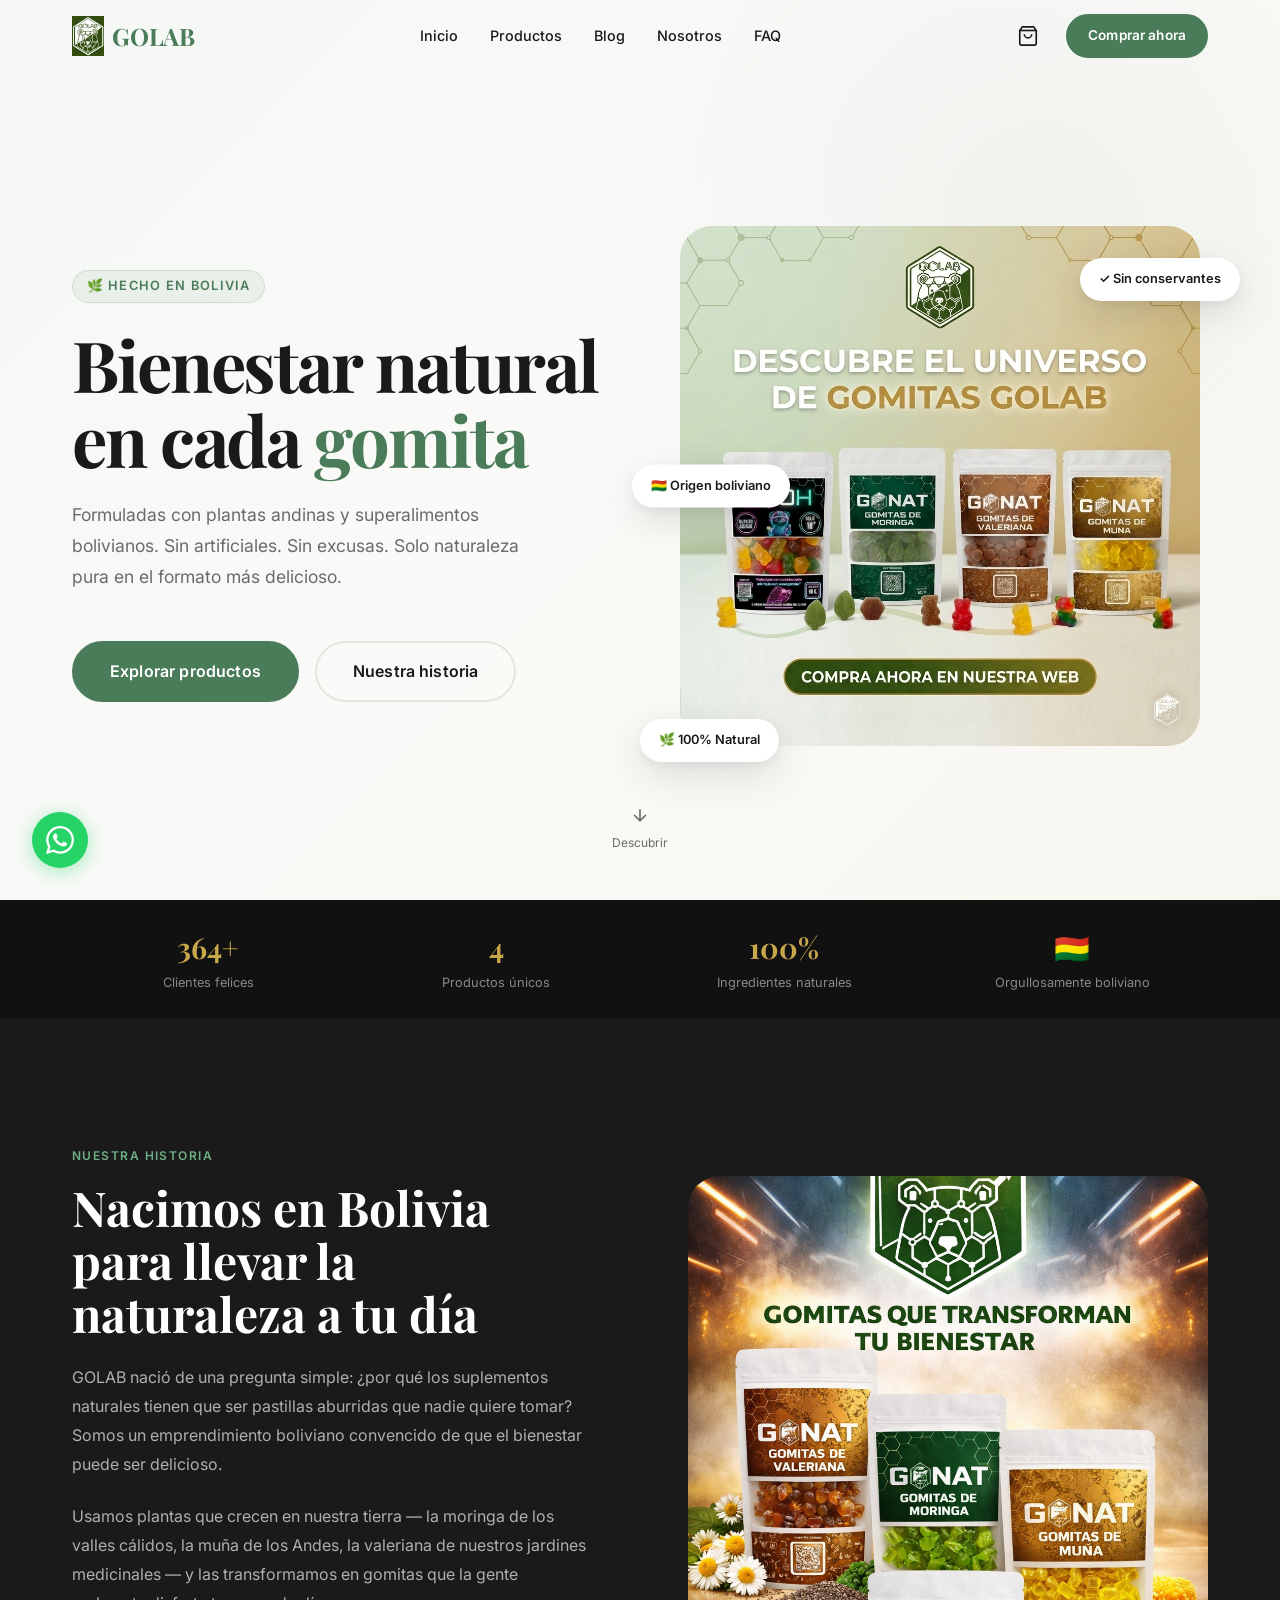
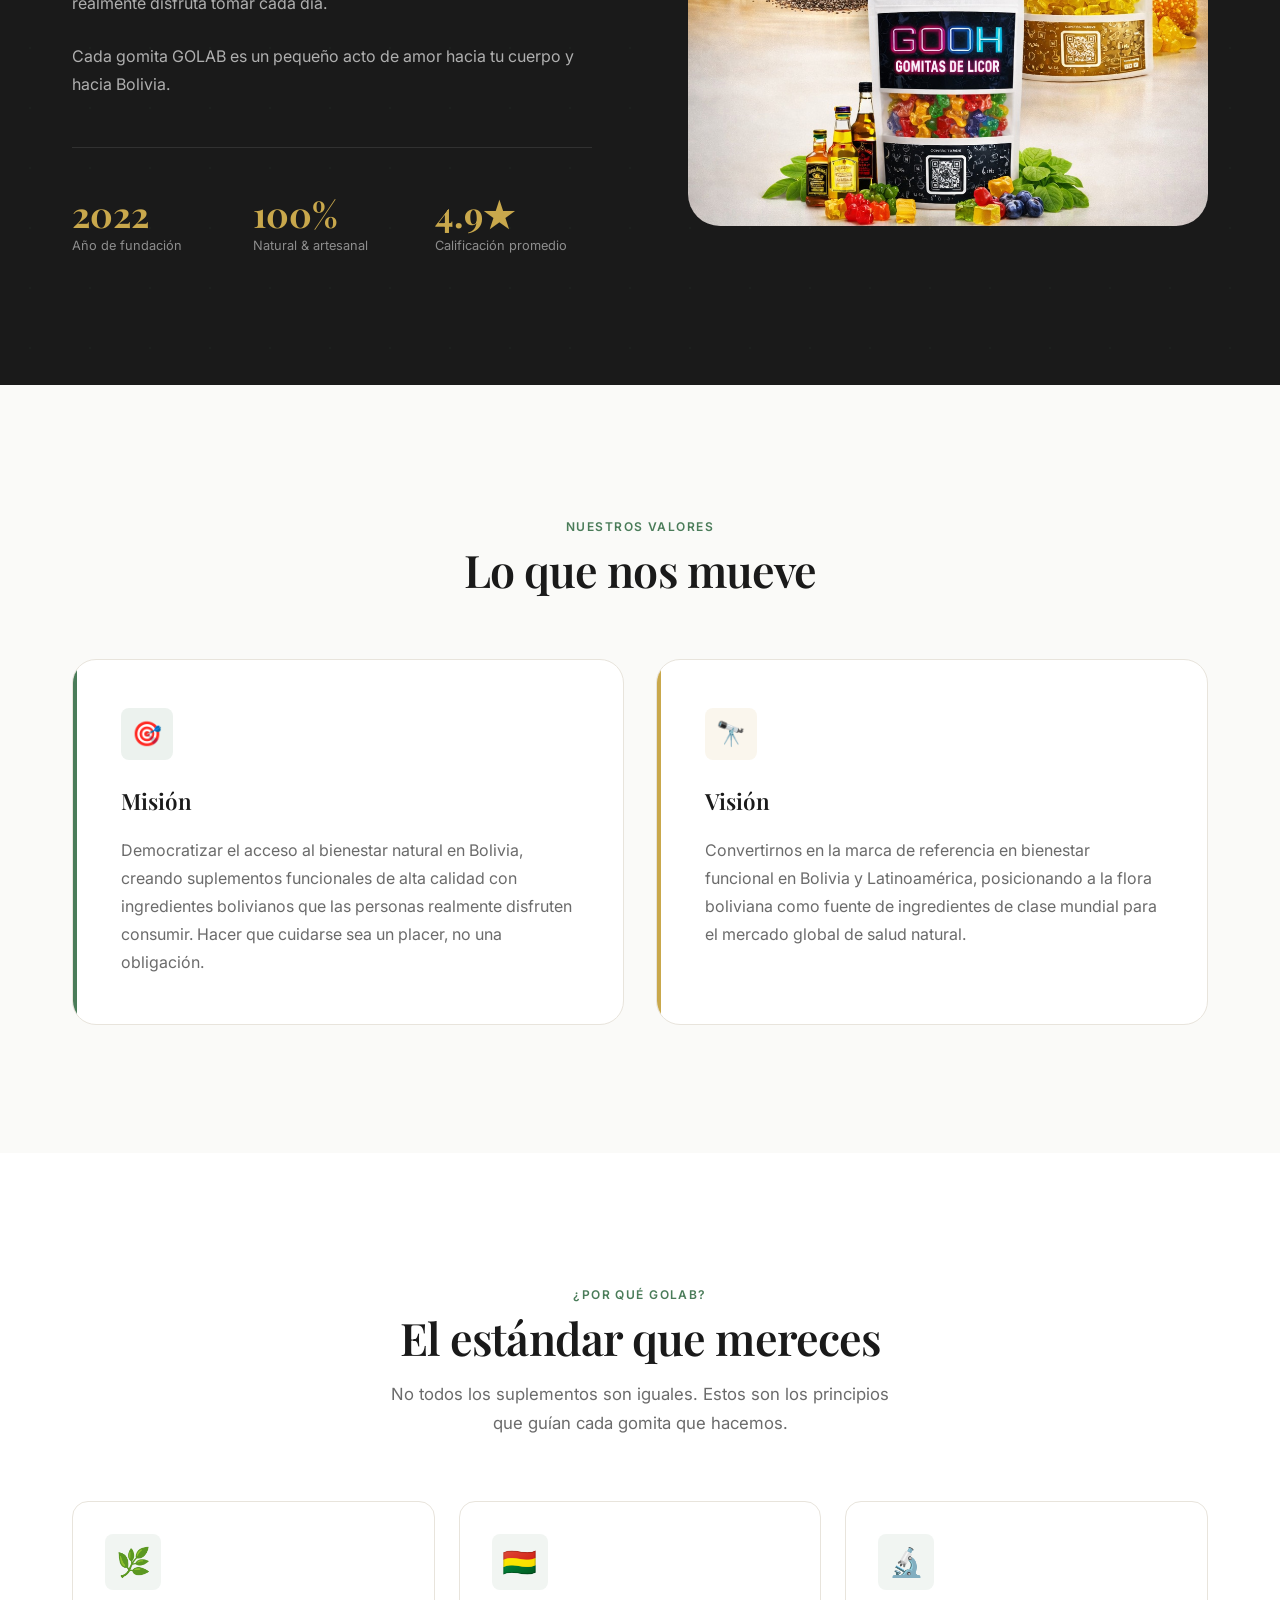
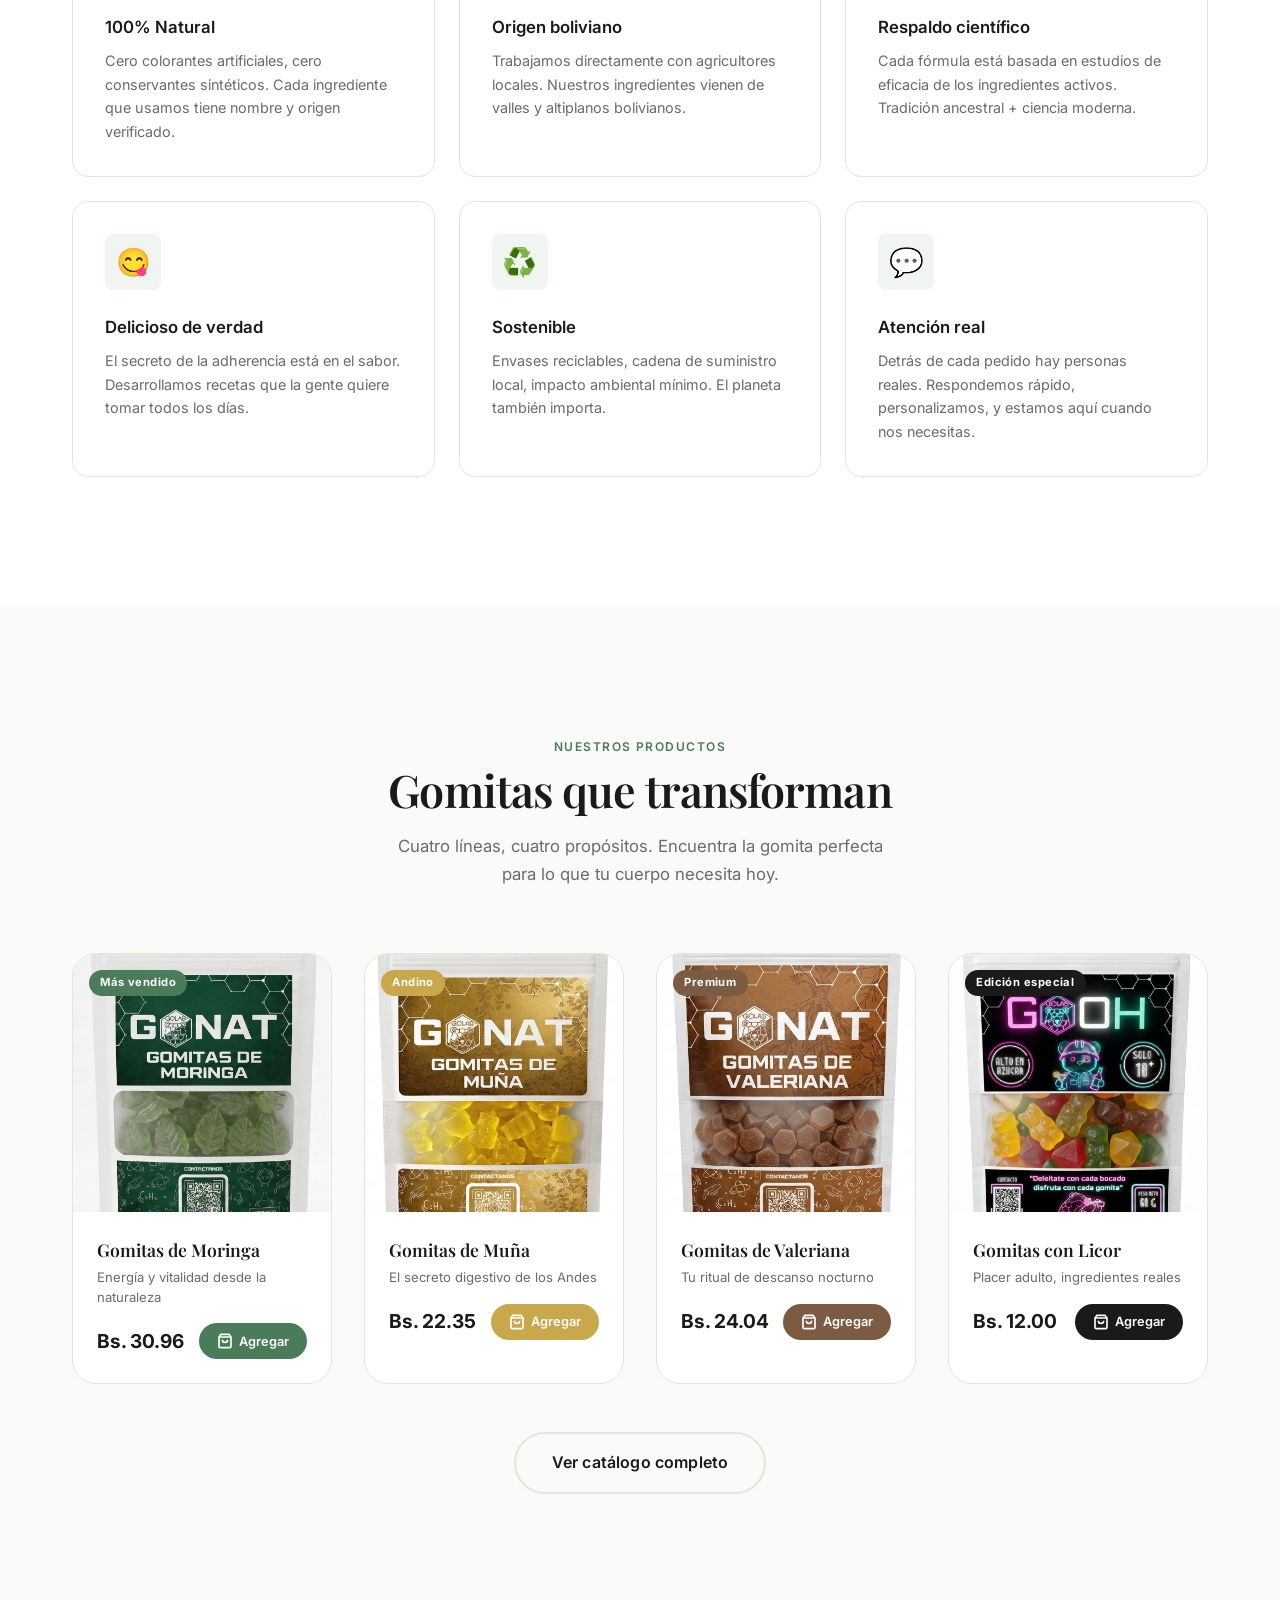
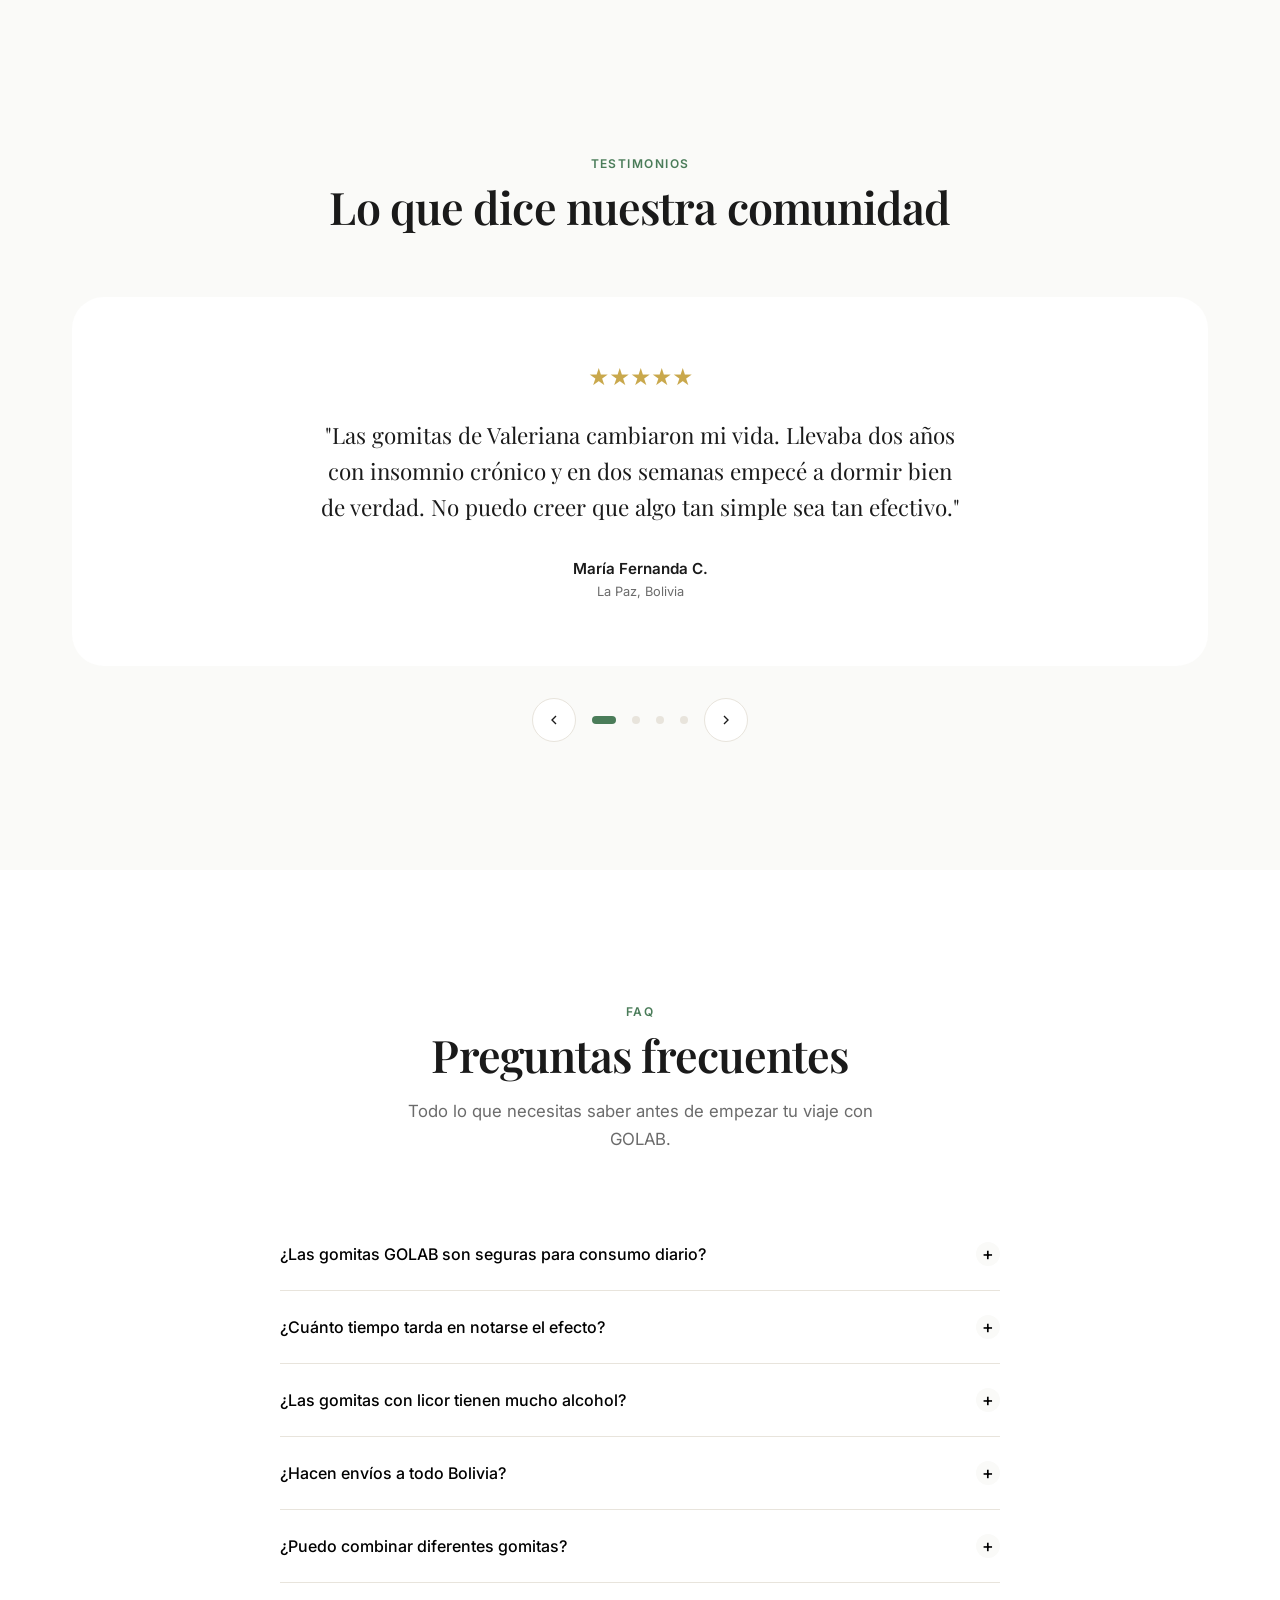
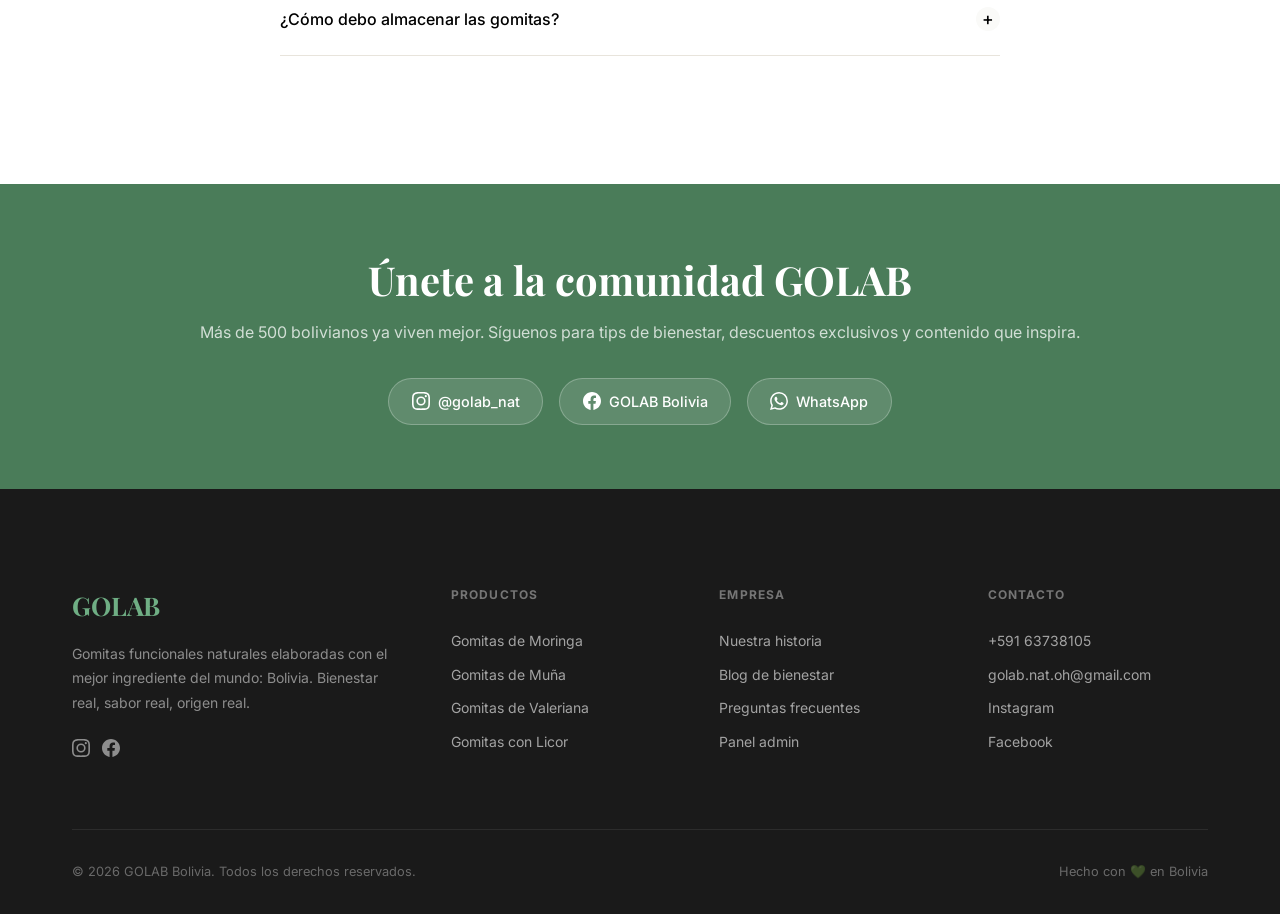
<file: index.html>
<!DOCTYPE html>
<html lang="es">
<head>
  <meta charset="UTF-8">
  <meta name="viewport" content="width=device-width, initial-scale=1.0">
  <meta name="description" content="GOLAB — Gomitas funcionales naturales bolivianas. Moringa, Muña, Valeriana y más. Bienestar natural en cada gomita.">
  <meta name="keywords" content="gomitas funcionales, moringa, muña, valeriana, suplementos naturales, Bolivia, bienestar">
  <meta name="author" content="GOLAB Bolivia">

  <!-- Open Graph -->
  <meta property="og:title" content="GOLAB — Gomitas Funcionales Naturales">
  <meta property="og:description" content="Descubre el poder de la naturaleza boliviana en cada gomita. Formuladas con plantas andinas y superalimentos para tu bienestar real.">
  <meta property="og:type" content="website">
  <meta property="og:url" content="https://golab.com.bo">
  <meta property="og:image" content="images/og-image.jpg">
  <meta property="og:locale" content="es_BO">

  <!-- Twitter Card -->
  <meta name="twitter:card" content="summary_large_image">
  <meta name="twitter:title" content="GOLAB — Gomitas Funcionales Naturales">
  <meta name="twitter:description" content="Bienestar natural boliviano en formato gomita.">

  <!-- Structured Data -->
  <script type="application/ld+json">
  {
    "@context": "https://schema.org",
    "@type": "Organization",
    "name": "GOLAB",
    "description": "Gomitas funcionales naturales bolivianas",
    "url": "https://golab.com.bo",
    "logo": "https://golab.com.bo/images/logo.png",
    "contactPoint": {
      "@type": "ContactPoint",
      "telephone": "+591-63738105",
      "contactType": "customer service"
    },
    "sameAs": [
      "https://www.instagram.com/golab_nat/",
      "https://www.facebook.com/share/1KrYWv2h2J/"
    ]
  }
  </script>

  <title>GOLAB — Gomitas Funcionales Naturales Bolivia</title>
  <link rel="stylesheet" href="css/styles.css">
  <link rel="icon" type="image/x-icon" href="images/favicon.ico">
</head>
<body>

  <!-- ── Navigation ── -->
  <nav id="navbar">
    <div class="nav-inner">
      <a href="index.html" class="nav-logo">
        <img src="images/logo.png" alt="GOLAB" onerror="this.style.display='none'">
        <span class="nav-logo-text">GOLAB</span>
      </a>

      <ul id="nav-menu">
        <li><a href="index.html" class="nav-link">Inicio</a></li>
        <li><a href="pages/catalogo.html" class="nav-link">Productos</a></li>
        <li><a href="pages/blog.html" class="nav-link">Blog</a></li>
        <li><a href="#about" class="nav-link">Nosotros</a></li>
        <li><a href="#faq" class="nav-link">FAQ</a></li>
      </ul>

      <div class="nav-actions">
        <a href="carrito.html" class="nav-cart" aria-label="Ver carrito">
          <svg width="22" height="22" viewBox="0 0 24 24" fill="none" stroke="currentColor" stroke-width="1.8">
            <path d="M6 2L3 6v14a2 2 0 002 2h14a2 2 0 002-2V6l-3-4z"></path>
            <line x1="3" y1="6" x2="21" y2="6"></line>
            <path d="M16 10a4 4 0 01-8 0"></path>
          </svg>
          <span class="cart-badge">0</span>
        </a>
        <a href="pages/catalogo.html" class="btn btn--primary btn--sm">Comprar ahora</a>
        <button class="nav-toggle" id="nav-toggle" aria-label="Menú">
          <span></span><span></span><span></span>
        </button>
      </div>
    </div>
  </nav>

  <!-- ── Hero ── -->
  <section class="hero">
    <div class="container">
      <div class="hero__inner">
        <div class="hero__content animate-fade-in">
          <div class="hero__eyebrow">
            🌿 Hecho en Bolivia
          </div>
          <h1 class="hero__title">
            Bienestar natural<br>
            en cada <em>gomita</em>
          </h1>
          <p class="hero__subtitle">
            Formuladas con plantas andinas y superalimentos bolivianos. Sin artificiales. Sin excusas. Solo naturaleza pura en el formato más delicioso.
          </p>
          <div class="hero__actions">
            <a href="pages/catalogo.html" class="btn btn--primary btn--lg">Explorar productos</a>
            <a href="#about" class="btn btn--outline btn--lg">Nuestra historia</a>
          </div>
        </div>
        <div class="hero__visual">
          <div class="hero__image-wrap">
            <img src="images/hero-main.jpg" alt="Gomitas GOLAB" onerror="this.style.background='linear-gradient(135deg,rgba(74,124,89,0.15),rgba(201,168,76,0.1))'">
          </div>
          <div class="hero__pill hero__pill--1">
            🌿 100% Natural
          </div>
          <div class="hero__pill hero__pill--2">
            ✓ Sin conservantes
          </div>
          <div class="hero__pill hero__pill--3">
            🇧🇴 Origen boliviano
          </div>
        </div>
      </div>
    </div>
    <div class="hero__scroll">
      <svg width="20" height="20" viewBox="0 0 24 24" fill="none" stroke="currentColor" stroke-width="2">
        <path d="M12 5v14M5 12l7 7 7-7"/>
      </svg>
      Descubrir
    </div>
  </section>

  <!-- ── Stats Bar ── -->
  <section style="background:#111;color:white;padding:1.5rem 0;">
    <div class="container">
      <div style="display:grid;grid-template-columns:repeat(4,1fr);gap:1rem;text-align:center;">
        <div>
          <div style="font-family:var(--font-display);font-size:1.8rem;color:var(--color-gold);font-weight:700;">
            <span data-counter="500">500</span>+
          </div>
          <div style="font-size:0.8rem;color:rgba(255,255,255,0.5);margin-top:0.2rem;">Clientes felices</div>
        </div>
        <div>
          <div style="font-family:var(--font-display);font-size:1.8rem;color:var(--color-gold);font-weight:700;">4</div>
          <div style="font-size:0.8rem;color:rgba(255,255,255,0.5);margin-top:0.2rem;">Productos únicos</div>
        </div>
        <div>
          <div style="font-family:var(--font-display);font-size:1.8rem;color:var(--color-gold);font-weight:700;">100%</div>
          <div style="font-size:0.8rem;color:rgba(255,255,255,0.5);margin-top:0.2rem;">Ingredientes naturales</div>
        </div>
        <div>
          <div style="font-family:var(--font-display);font-size:1.8rem;color:var(--color-gold);font-weight:700;">🇧🇴</div>
          <div style="font-size:0.8rem;color:rgba(255,255,255,0.5);margin-top:0.2rem;">Orgullosamente boliviano</div>
        </div>
      </div>
    </div>
  </section>

  <!-- ── Our Story ── -->
  <section class="section story" id="about">
    <div class="container">
      <div class="story__inner">
        <div data-reveal>
          <p class="story__label">Nuestra Historia</p>
          <h2 class="story__title">Nacimos en Bolivia para llevar la naturaleza a tu día</h2>
          <p class="story__text">
            GOLAB nació de una pregunta simple: ¿por qué los suplementos naturales tienen que ser pastillas aburridas que nadie quiere tomar? Somos un emprendimiento boliviano convencido de que el bienestar puede ser delicioso.
          </p>
          <p class="story__text">
            Usamos plantas que crecen en nuestra tierra — la moringa de los valles cálidos, la muña de los Andes, la valeriana de nuestros jardines medicinales — y las transformamos en gomitas que la gente realmente disfruta tomar cada día.
          </p>
          <p class="story__text">
            Cada gomita GOLAB es un pequeño acto de amor hacia tu cuerpo y hacia Bolivia.
          </p>
          <div class="story__stats">
            <div>
              <div class="story__stat-value">2022</div>
              <div class="story__stat-label">Año de fundación</div>
            </div>
            <div>
              <div class="story__stat-value">100%</div>
              <div class="story__stat-label">Natural & artesanal</div>
            </div>
            <div>
              <div class="story__stat-value">4.9★</div>
              <div class="story__stat-label">Calificación promedio</div>
            </div>
          </div>
        </div>
        <div class="story__image" data-reveal>
          <img src="images/story.jpg" alt="Equipo GOLAB" onerror="this.style.background='linear-gradient(135deg,#2D5940,#4A7C59)'">
        </div>
      </div>
    </div>
  </section>

  <!-- ── Mission & Vision ── -->
  <section class="section mission-vision">
    <div class="container">
      <div class="section-header" data-reveal>
        <span class="section-eyebrow">Nuestros valores</span>
        <h2 class="section-title">Lo que nos mueve</h2>
      </div>
      <div class="mv-grid">
        <div class="mv-card mv-card--mission" data-reveal>
          <div class="mv-icon">🎯</div>
          <h3 class="mv-title">Misión</h3>
          <p class="mv-text">Democratizar el acceso al bienestar natural en Bolivia, creando suplementos funcionales de alta calidad con ingredientes bolivianos que las personas realmente disfruten consumir. Hacer que cuidarse sea un placer, no una obligación.</p>
        </div>
        <div class="mv-card mv-card--vision" data-reveal>
          <div class="mv-icon">🔭</div>
          <h3 class="mv-title">Visión</h3>
          <p class="mv-text">Convertirnos en la marca de referencia en bienestar funcional en Bolivia y Latinoamérica, posicionando a la flora boliviana como fuente de ingredientes de clase mundial para el mercado global de salud natural.</p>
        </div>
      </div>
    </div>
  </section>

  <!-- ── Benefits ── -->
  <section class="section" style="background:white;">
    <div class="container">
      <div class="section-header" data-reveal>
        <span class="section-eyebrow">¿Por qué GOLAB?</span>
        <h2 class="section-title">El estándar que mereces</h2>
        <p class="section-subtitle">No todos los suplementos son iguales. Estos son los principios que guían cada gomita que hacemos.</p>
      </div>
      <div class="benefits-grid">
        <div class="benefit-card" data-reveal>
          <div class="benefit-icon">🌿</div>
          <h3 class="benefit-title">100% Natural</h3>
          <p class="benefit-text">Cero colorantes artificiales, cero conservantes sintéticos. Cada ingrediente que usamos tiene nombre y origen verificado.</p>
        </div>
        <div class="benefit-card" data-reveal>
          <div class="benefit-icon">🇧🇴</div>
          <h3 class="benefit-title">Origen boliviano</h3>
          <p class="benefit-text">Trabajamos directamente con agricultores locales. Nuestros ingredientes vienen de valles y altiplanos bolivianos.</p>
        </div>
        <div class="benefit-card" data-reveal>
          <div class="benefit-icon">🔬</div>
          <h3 class="benefit-title">Respaldo científico</h3>
          <p class="benefit-text">Cada fórmula está basada en estudios de eficacia de los ingredientes activos. Tradición ancestral + ciencia moderna.</p>
        </div>
        <div class="benefit-card" data-reveal>
          <div class="benefit-icon">😋</div>
          <h3 class="benefit-title">Delicioso de verdad</h3>
          <p class="benefit-text">El secreto de la adherencia está en el sabor. Desarrollamos recetas que la gente quiere tomar todos los días.</p>
        </div>
        <div class="benefit-card" data-reveal>
          <div class="benefit-icon">♻️</div>
          <h3 class="benefit-title">Sostenible</h3>
          <p class="benefit-text">Envases reciclables, cadena de suministro local, impacto ambiental mínimo. El planeta también importa.</p>
        </div>
        <div class="benefit-card" data-reveal>
          <div class="benefit-icon">💬</div>
          <h3 class="benefit-title">Atención real</h3>
          <p class="benefit-text">Detrás de cada pedido hay personas reales. Respondemos rápido, personalizamos, y estamos aquí cuando nos necesitas.</p>
        </div>
      </div>
    </div>
  </section>

  <!-- ── Featured Products ── -->
  <section class="section" style="background:var(--color-cream);">
    <div class="container">
      <div class="section-header" data-reveal>
        <span class="section-eyebrow">Nuestros productos</span>
        <h2 class="section-title">Gomitas que transforman</h2>
        <p class="section-subtitle">Cuatro líneas, cuatro propósitos. Encuentra la gomita perfecta para lo que tu cuerpo necesita hoy.</p>
      </div>
      <div class="product-grid" id="featured-products">
        <!-- Rendered by script.js -->
      </div>
      <div style="text-align:center;margin-top:var(--space-2xl);">
        <a href="pages/catalogo.html" class="btn btn--outline btn--lg">Ver catálogo completo</a>
      </div>
    </div>
  </section>

  <!-- ── Testimonials ── -->
  <section class="section testimonials">
    <div class="container">
      <div class="section-header" data-reveal>
        <span class="section-eyebrow">Testimonios</span>
        <h2 class="section-title">Lo que dice nuestra comunidad</h2>
      </div>
      <div class="testimonials-slider" data-reveal>
        <div class="testimonials-track">
          <div class="testimonial-card">
            <div class="testimonial-stars">★★★★★</div>
            <p class="testimonial-text">"Las gomitas de Valeriana cambiaron mi vida. Llevaba dos años con insomnio crónico y en dos semanas empecé a dormir bien de verdad. No puedo creer que algo tan simple sea tan efectivo."</p>
            <div class="testimonial-author">María Fernanda C.</div>
            <div class="testimonial-role">La Paz, Bolivia</div>
          </div>
          <div class="testimonial-card">
            <div class="testimonial-stars">★★★★★</div>
            <p class="testimonial-text">"Empecé con las de Moringa para el gym y noté diferencia en energía desde la primera semana. Además están riquísimas. Las recomiendo a todos en el trabajo."</p>
            <div class="testimonial-author">Carlos A. M.</div>
            <div class="testimonial-role">Santa Cruz, Bolivia</div>
          </div>
          <div class="testimonial-card">
            <div class="testimonial-stars">★★★★★</div>
            <p class="testimonial-text">"Las de Muña son increíbles para el soroche. Viajo seguido entre Santa Cruz y La Paz y siempre las llevo. Son parte de mi kit de viaje indispensable ya."</p>
            <div class="testimonial-author">Andrea V. L.</div>
            <div class="testimonial-role">Cochabamba, Bolivia</div>
          </div>
          <div class="testimonial-card">
            <div class="testimonial-stars">★★★★★</div>
            <p class="testimonial-text">"Las gomitas con licor son perfectas para regalar. Las presenté en una reunión de empresa y todos quedaron encantados. La presentación es muy elegante."</p>
            <div class="testimonial-author">Roberto E. G.</div>
            <div class="testimonial-role">Sucre, Bolivia</div>
          </div>
        </div>
      </div>
      <div class="testimonials-nav">
        <button class="testimonials-arrow" id="test-prev" aria-label="Anterior">
          <svg width="16" height="16" viewBox="0 0 24 24" fill="none" stroke="currentColor" stroke-width="2">
            <path d="M15 18l-6-6 6-6"/>
          </svg>
        </button>
        <button class="testimonial-dot active" aria-label="Testimonio 1"></button>
        <button class="testimonial-dot" aria-label="Testimonio 2"></button>
        <button class="testimonial-dot" aria-label="Testimonio 3"></button>
        <button class="testimonial-dot" aria-label="Testimonio 4"></button>
        <button class="testimonials-arrow" id="test-next" aria-label="Siguiente">
          <svg width="16" height="16" viewBox="0 0 24 24" fill="none" stroke="currentColor" stroke-width="2">
            <path d="M9 18l6-6-6-6"/>
          </svg>
        </button>
      </div>
    </div>
  </section>

  <!-- ── FAQ ── -->
  <section class="section" id="faq" style="background:white;">
    <div class="container">
      <div class="section-header" data-reveal>
        <span class="section-eyebrow">FAQ</span>
        <h2 class="section-title">Preguntas frecuentes</h2>
        <p class="section-subtitle">Todo lo que necesitas saber antes de empezar tu viaje con GOLAB.</p>
      </div>
      <div class="faq-list" data-reveal>
        <div class="faq-item">
          <button class="faq-trigger">
            ¿Las gomitas GOLAB son seguras para consumo diario?
            <span class="faq-icon">+</span>
          </button>
          <div class="faq-content">
            <p>Sí, todas nuestras gomitas están formuladas con ingredientes naturales seguros para uso diario en adultos sanos. Los extractos utilizados tienen perfiles de seguridad bien documentados. Si tienes condiciones médicas específicas o tomas medicamentos, consulta a tu médico antes de iniciar cualquier suplemento.</p>
          </div>
        </div>
        <div class="faq-item">
          <button class="faq-trigger">
            ¿Cuánto tiempo tarda en notarse el efecto?
            <span class="faq-icon">+</span>
          </button>
          <div class="faq-content">
            <p>Depende del producto y de cada persona. Las gomitas de Valeriana suelen mostrar efectos en la calidad del sueño desde la primera semana de uso regular. Las de Moringa y Muña tienen efectos más progresivos que se consolidan entre la 2ª y 4ª semana de uso consistente. La clave está en la constancia diaria.</p>
          </div>
        </div>
        <div class="faq-item">
          <button class="faq-trigger">
            ¿Las gomitas con licor tienen mucho alcohol?
            <span class="faq-icon">+</span>
          </button>
          <div class="faq-content">
            <p>Las gomitas con licor contienen aproximadamente 8% de volumen alcohólico en el líquido de infusión, pero dado el pequeño tamaño de cada gomita, el contenido total de alcohol por porción es muy bajo. Sin embargo, están formuladas exclusivamente para adultos mayores de 18 años y no deben consumirse si conduces o si estás embarazada.</p>
          </div>
        </div>
        <div class="faq-item">
          <button class="faq-trigger">
            ¿Hacen envíos a todo Bolivia?
            <span class="faq-icon">+</span>
          </button>
          <div class="faq-content">
            <p>Sí, realizamos envíos a todo el territorio boliviano. La Paz y ciudades del eje central (Cbba, SCZ) tienen envío en 1-2 días hábiles. Para ciudades intermedias y departamentos alejados el plazo es de 3-5 días hábiles. El costo de envío es Bs. 15, gratis en pedidos mayores a Bs. 150.</p>
          </div>
        </div>
        <div class="faq-item">
          <button class="faq-trigger">
            ¿Puedo combinar diferentes gomitas?
            <span class="faq-icon">+</span>
          </button>
          <div class="faq-content">
            <p>¡Absolutamente! De hecho, muchos de nuestros clientes combinan las gomitas de Moringa por la mañana (energía) con las de Valeriana por la noche (descanso). Los ingredientes son compatibles entre sí. Una combinación popular es Moringa + Muña para personas que viajan frecuentemente entre altitudes.</p>
          </div>
        </div>
        <div class="faq-item">
          <button class="faq-trigger">
            ¿Cómo debo almacenar las gomitas?
            <span class="faq-icon">+</span>
          </button>
          <div class="faq-content">
            <p>Guárdalas en un lugar fresco, seco y alejado de la luz solar directa. No requieren refrigeración, pero en ciudades cálidas como Santa Cruz puedes guardarlas en el refrigerador para mantener su textura firme. Una vez abierto el empaque, consúmelas dentro de los 30 días siguientes.</p>
          </div>
        </div>
      </div>
    </div>
  </section>

  <!-- ── Social Banner ── -->
  <section class="social-banner">
    <div class="container">
      <div data-reveal>
        <h2>Únete a la comunidad GOLAB</h2>
        <p>Más de 500 bolivianos ya viven mejor. Síguenos para tips de bienestar, descuentos exclusivos y contenido que inspira.</p>
        <div class="social-links">
          <a href="https://www.instagram.com/golab_nat/" target="_blank" rel="noopener" class="social-link">
            <svg width="18" height="18" viewBox="0 0 24 24" fill="currentColor">
              <path d="M12 2.163c3.204 0 3.584.012 4.85.07 3.252.148 4.771 1.691 4.919 4.919.058 1.265.069 1.645.069 4.849 0 3.205-.012 3.584-.069 4.849-.149 3.225-1.664 4.771-4.919 4.919-1.266.058-1.644.07-4.85.07-3.204 0-3.584-.012-4.849-.07-3.26-.149-4.771-1.699-4.919-4.92-.058-1.265-.07-1.644-.07-4.849 0-3.204.013-3.583.07-4.849.149-3.227 1.664-4.771 4.919-4.919 1.266-.057 1.645-.069 4.849-.069zM12 0C8.741 0 8.333.014 7.053.072 2.695.272.273 2.69.073 7.052.014 8.333 0 8.741 0 12c0 3.259.014 3.668.072 4.948.2 4.358 2.618 6.78 6.98 6.98C8.333 23.986 8.741 24 12 24c3.259 0 3.668-.014 4.948-.072 4.354-.2 6.782-2.618 6.979-6.98.059-1.28.073-1.689.073-4.948 0-3.259-.014-3.667-.072-4.947-.196-4.354-2.617-6.78-6.979-6.98C15.668.014 15.259 0 12 0zm0 5.838a6.162 6.162 0 100 12.324 6.162 6.162 0 000-12.324zM12 16a4 4 0 110-8 4 4 0 010 8zm6.406-11.845a1.44 1.44 0 100 2.881 1.44 1.44 0 000-2.881z"/>
            </svg>
            @golab_nat
          </a>
          <a href="https://www.facebook.com/share/1KrYWv2h2J/" target="_blank" rel="noopener" class="social-link">
            <svg width="18" height="18" viewBox="0 0 24 24" fill="currentColor">
              <path d="M24 12.073c0-6.627-5.373-12-12-12s-12 5.373-12 12c0 5.99 4.388 10.954 10.125 11.854v-8.385H7.078v-3.47h3.047V9.43c0-3.007 1.792-4.669 4.533-4.669 1.312 0 2.686.235 2.686.235v2.953H15.83c-1.491 0-1.956.925-1.956 1.874v2.25h3.328l-.532 3.47h-2.796v8.385C19.612 23.027 24 18.062 24 12.073z"/>
            </svg>
            GOLAB Bolivia
          </a>
          <a href="https://wa.me/59163738105" target="_blank" rel="noopener" class="social-link">
            <svg width="18" height="18" viewBox="0 0 24 24" fill="currentColor">
              <path d="M17.472 14.382c-.297-.149-1.758-.867-2.03-.967-.273-.099-.471-.148-.67.15-.197.297-.767.966-.94 1.164-.173.199-.347.223-.644.075-.297-.15-1.255-.463-2.39-1.475-.883-.788-1.48-1.761-1.653-2.059-.173-.297-.018-.458.13-.606.134-.133.298-.347.446-.52.149-.174.198-.298.298-.497.099-.198.05-.371-.025-.52-.075-.149-.669-1.612-.916-2.207-.242-.579-.487-.5-.669-.51-.173-.008-.371-.01-.57-.01-.198 0-.52.074-.792.372-.272.297-1.04 1.016-1.04 2.479 0 1.462 1.065 2.875 1.213 3.074.149.198 2.096 3.2 5.077 4.487.709.306 1.262.489 1.694.625.712.227 1.36.195 1.871.118.571-.085 1.758-.719 2.006-1.413.248-.694.248-1.289.173-1.413-.074-.124-.272-.198-.57-.347m-5.421 7.403h-.004a9.87 9.87 0 01-5.031-1.378l-.361-.214-3.741.982.998-3.648-.235-.374a9.86 9.86 0 01-1.51-5.26c.001-5.45 4.436-9.884 9.888-9.884 2.64 0 5.122 1.03 6.988 2.898a9.825 9.825 0 012.893 6.994c-.003 5.45-4.437 9.884-9.885 9.884m8.413-18.297A11.815 11.815 0 0012.05 0C5.495 0 .16 5.335.157 11.892c0 2.096.547 4.142 1.588 5.945L.057 24l6.305-1.654a11.882 11.882 0 005.683 1.448h.005c6.554 0 11.89-5.335 11.893-11.893a11.821 11.821 0 00-3.48-8.413z"/>
            </svg>
            WhatsApp
          </a>
        </div>
      </div>
    </div>
  </section>

  <!-- ── Footer ── -->
  <footer>
    <div class="container">
      <div class="footer-grid">
        <div class="footer-brand">
          <h2>GOLAB</h2>
          <p>Gomitas funcionales naturales elaboradas con el mejor ingrediente del mundo: Bolivia. Bienestar real, sabor real, origen real.</p>
          <div style="display:flex;gap:0.75rem;margin-top:1rem;">
            <a href="https://www.instagram.com/golab_nat/" target="_blank" style="color:rgba(255,255,255,0.5);transition:color 0.2s" onmouseover="this.style.color='white'" onmouseout="this.style.color='rgba(255,255,255,0.5)'">
              <svg width="18" height="18" viewBox="0 0 24 24" fill="currentColor"><path d="M12 2.163c3.204 0 3.584.012 4.85.07 3.252.148 4.771 1.691 4.919 4.919.058 1.265.069 1.645.069 4.849 0 3.205-.012 3.584-.069 4.849-.149 3.225-1.664 4.771-4.919 4.919-1.266.058-1.644.07-4.85.07-3.204 0-3.584-.012-4.849-.07-3.26-.149-4.771-1.699-4.919-4.92-.058-1.265-.07-1.644-.07-4.849 0-3.204.013-3.583.07-4.849.149-3.227 1.664-4.771 4.919-4.919 1.266-.057 1.645-.069 4.849-.069zM12 0C8.741 0 8.333.014 7.053.072 2.695.272.273 2.69.073 7.052.014 8.333 0 8.741 0 12c0 3.259.014 3.668.072 4.948.2 4.358 2.618 6.78 6.98 6.98C8.333 23.986 8.741 24 12 24c3.259 0 3.668-.014 4.948-.072 4.354-.2 6.782-2.618 6.979-6.98.059-1.28.073-1.689.073-4.948 0-3.259-.014-3.667-.072-4.947-.196-4.354-2.617-6.78-6.979-6.98C15.668.014 15.259 0 12 0zm0 5.838a6.162 6.162 0 100 12.324 6.162 6.162 0 000-12.324zM12 16a4 4 0 110-8 4 4 0 010 8zm6.406-11.845a1.44 1.44 0 100 2.881 1.44 1.44 0 000-2.881z"/></svg>
            </a>
            <a href="https://www.facebook.com/share/1KrYWv2h2J/" target="_blank" style="color:rgba(255,255,255,0.5);transition:color 0.2s" onmouseover="this.style.color='white'" onmouseout="this.style.color='rgba(255,255,255,0.5)'">
              <svg width="18" height="18" viewBox="0 0 24 24" fill="currentColor"><path d="M24 12.073c0-6.627-5.373-12-12-12s-12 5.373-12 12c0 5.99 4.388 10.954 10.125 11.854v-8.385H7.078v-3.47h3.047V9.43c0-3.007 1.792-4.669 4.533-4.669 1.312 0 2.686.235 2.686.235v2.953H15.83c-1.491 0-1.956.925-1.956 1.874v2.25h3.328l-.532 3.47h-2.796v8.385C19.612 23.027 24 18.062 24 12.073z"/></svg>
            </a>
          </div>
        </div>
        <div class="footer-col">
          <h4>Productos</h4>
          <ul>
            <li><a href="pages/producto.html?id=1">Gomitas de Moringa</a></li>
            <li><a href="pages/producto.html?id=2">Gomitas de Muña</a></li>
            <li><a href="pages/producto.html?id=3">Gomitas de Valeriana</a></li>
            <li><a href="pages/producto.html?id=4">Gomitas con Licor</a></li>
          </ul>
        </div>
        <div class="footer-col">
          <h4>Empresa</h4>
          <ul>
            <li><a href="#about">Nuestra historia</a></li>
            <li><a href="pages/blog.html">Blog de bienestar</a></li>
            <li><a href="#faq">Preguntas frecuentes</a></li>
            <li><a href="admin.html">Panel admin</a></li>
          </ul>
        </div>
        <div class="footer-col">
          <h4>Contacto</h4>
          <ul>
            <li><a href="https://wa.me/59163738105">+591 63738105</a></li>
            <li><a href="mailto:golab.nat.oh@gmail.com">golab.nat.oh@gmail.com</a></li>
            <li><a href="https://www.instagram.com/golab_nat/" target="_blank">Instagram</a></li>
            <li><a href="https://www.facebook.com/share/1KrYWv2h2J/" target="_blank">Facebook</a></li>
          </ul>
        </div>
      </div>
      <div class="footer-bottom">
        <p>© 2026 GOLAB Bolivia. Todos los derechos reservados.</p>
        <p>Hecho con 💚 en Bolivia </p>
      </div>
    </div>
  </footer>

  <!-- WhatsApp Float -->
  <a href="https://wa.me/59163738105" target="_blank" class="whatsapp-float" aria-label="Contáctanos por WhatsApp">
    <svg width="28" height="28" viewBox="0 0 24 24" fill="currentColor">
      <path d="M17.472 14.382c-.297-.149-1.758-.867-2.03-.967-.273-.099-.471-.148-.67.15-.197.297-.767.966-.94 1.164-.173.199-.347.223-.644.075-.297-.15-1.255-.463-2.39-1.475-.883-.788-1.48-1.761-1.653-2.059-.173-.297-.018-.458.13-.606.134-.133.298-.347.446-.52.149-.174.198-.298.298-.497.099-.198.05-.371-.025-.52-.075-.149-.669-1.612-.916-2.207-.242-.579-.487-.5-.669-.51-.173-.008-.371-.01-.57-.01-.198 0-.52.074-.792.372-.272.297-1.04 1.016-1.04 2.479 0 1.462 1.065 2.875 1.213 3.074.149.198 2.096 3.2 5.077 4.487.709.306 1.262.489 1.694.625.712.227 1.36.195 1.871.118.571-.085 1.758-.719 2.006-1.413.248-.694.248-1.289.173-1.413-.074-.124-.272-.198-.57-.347m-5.421 7.403h-.004a9.87 9.87 0 01-5.031-1.378l-.361-.214-3.741.982.998-3.648-.235-.374a9.86 9.86 0 01-1.51-5.26c.001-5.45 4.436-9.884 9.888-9.884 2.64 0 5.122 1.03 6.988 2.898a9.825 9.825 0 012.893 6.994c-.003 5.45-4.437 9.884-9.885 9.884m8.413-18.297A11.815 11.815 0 0012.05 0C5.495 0 .16 5.335.157 11.892c0 2.096.547 4.142 1.588 5.945L.057 24l6.305-1.654a11.882 11.882 0 005.683 1.448h.005c6.554 0 11.89-5.335 11.893-11.893a11.821 11.821 0 00-3.48-8.413z"/>
    </svg>
  </a>

  <!-- Scripts -->
  <script src="js/products.js"></script>
  <script src="js/cart.js"></script>
  <script src="js/script.js"></script>
</body>
</html>
</file>
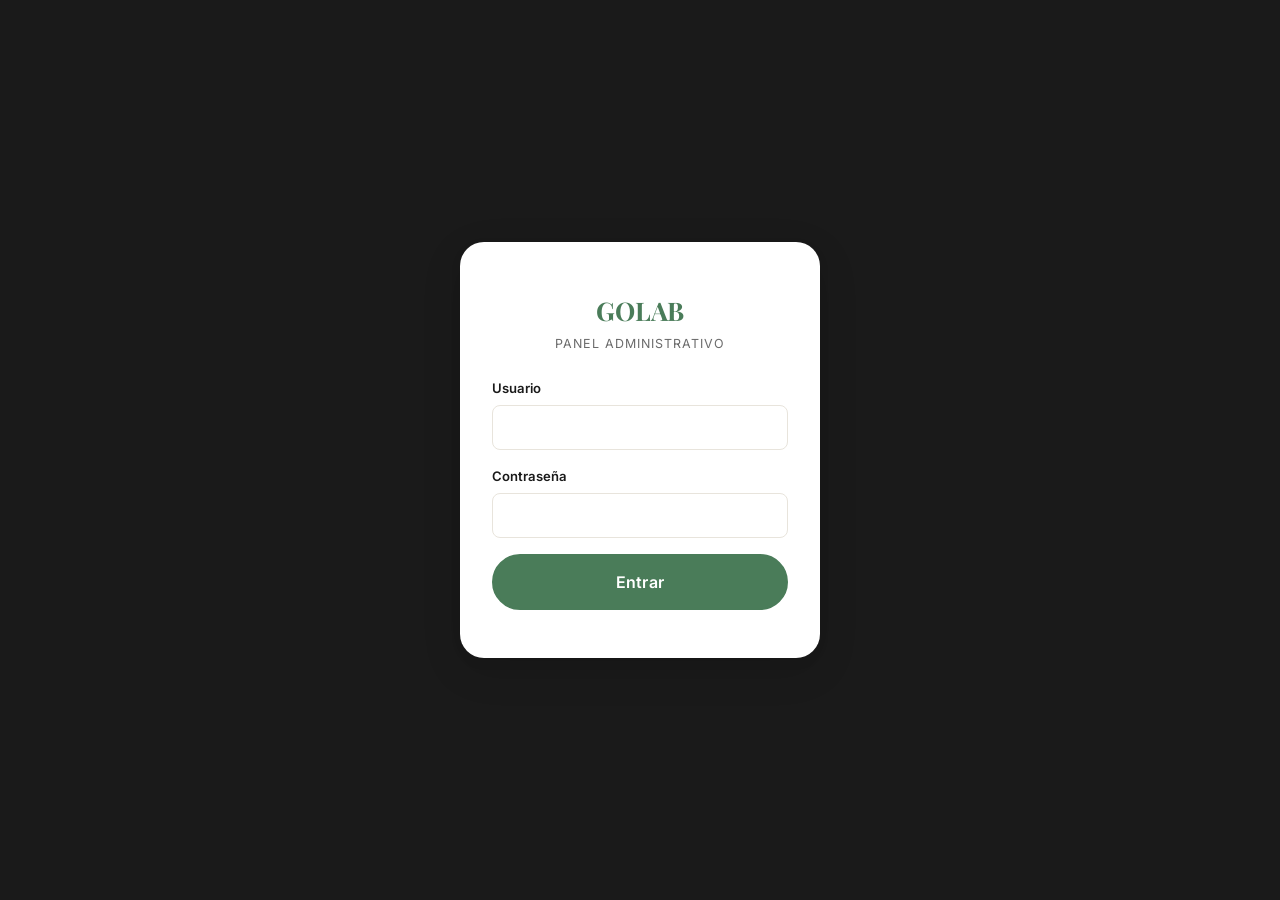
<file: admin.html>
<!DOCTYPE html>
<html lang="es">
<head>
  <meta charset="UTF-8">
  <meta name="viewport" content="width=device-width, initial-scale=1.0">
  <title>Panel Administrativo — GOLAB</title>
  <link rel="stylesheet" href="css/styles.css">
</head>
<body>

  <!-- Login Screen (shown until correct credentials are entered) -->
  <div id="admin-login-screen" style="min-height:100vh;display:flex;align-items:center;justify-content:center;background:var(--color-off-black);padding:1.5rem;">
    <div style="width:100%;max-width:360px;background:white;border-radius:var(--radius-lg);padding:var(--space-2xl) var(--space-xl);box-shadow:var(--shadow-lg);">
      <div style="text-align:center;margin-bottom:var(--space-lg);">
        <span style="font-family:var(--font-display);font-size:1.6rem;font-weight:700;color:var(--color-green);">GOLAB</span>
        <p style="font-size:0.78rem;color:var(--color-muted);letter-spacing:0.08em;text-transform:uppercase;margin-top:0.2rem;">Panel Administrativo</p>
      </div>
      <form id="admin-login-form">
        <div class="form-group">
          <label for="admin-user">Usuario</label>
          <input type="text" id="admin-user" autocomplete="username" required>
        </div>
        <div class="form-group">
          <label for="admin-pass">Contraseña</label>
          <input type="password" id="admin-pass" autocomplete="current-password" required>
        </div>
        <p id="admin-login-error" style="display:none;color:#dc2626;font-size:0.82rem;margin-bottom:var(--space-md);">Usuario o contraseña incorrectos.</p>
        <button type="submit" class="btn btn--primary btn--lg" style="width:100%;justify-content:center;">Entrar</button>
      </form>
    </div>
  </div>

  <div id="admin-app" style="display:none;">

  <!-- Simulated Admin Nav -->
  <nav id="navbar" style="background:var(--color-off-black);">
    <div class="nav-inner">
      <a href="index.html" class="nav-logo">
        <span class="nav-logo-text" style="color:var(--color-green-light);">GOLAB</span>
        <span style="font-size:0.7rem;color:rgba(255,255,255,0.4);font-weight:600;letter-spacing:0.1em;text-transform:uppercase;margin-left:0.5rem;">Admin</span>
      </a>
      <div style="display:flex;align-items:center;gap:1rem;">
        <span style="font-size:0.8rem;color:rgba(255,255,255,0.5);">Admin GOLAB</span>
        <div style="width:36px;height:36px;background:var(--color-green);border-radius:50%;display:flex;align-items:center;justify-content:center;color:white;font-weight:700;font-size:0.85rem;">G</div>
        <button id="admin-logout-btn" type="button" style="background:none;border:1px solid rgba(255,255,255,0.2);color:rgba(255,255,255,0.6);border-radius:100px;padding:0.4rem 0.9rem;font-size:0.78rem;cursor:pointer;">Cerrar sesión</button>
      </div>
    </div>
  </nav>

  <div class="admin-page">
    <!-- Sidebar -->
    <aside class="admin-sidebar">
      <div class="admin-sidebar-logo">GOLAB Panel</div>
      <nav>
        <button class="admin-nav-item active" onclick="showSection('dashboard')">
          <svg width="16" height="16" viewBox="0 0 24 24" fill="none" stroke="currentColor" stroke-width="2"><rect x="3" y="3" width="7" height="7"></rect><rect x="14" y="3" width="7" height="7"></rect><rect x="3" y="14" width="7" height="7"></rect><rect x="14" y="14" width="7" height="7"></rect></svg>
          Dashboard
        </button>
        <button class="admin-nav-item" onclick="showSection('productos')">
          <svg width="16" height="16" viewBox="0 0 24 24" fill="none" stroke="currentColor" stroke-width="2"><path d="M6 2L3 6v14a2 2 0 002 2h14a2 2 0 002-2V6l-3-4z"></path></svg>
          Productos
        </button>
        <button class="admin-nav-item" onclick="showSection('pedidos')">
          <svg width="16" height="16" viewBox="0 0 24 24" fill="none" stroke="currentColor" stroke-width="2"><path d="M9 5H7a2 2 0 00-2 2v12a2 2 0 002 2h10a2 2 0 002-2V7a2 2 0 00-2-2h-2M9 5a2 2 0 002 2h2a2 2 0 002-2M9 5a2 2 0 012-2h2a2 2 0 012 2"></path></svg>
          Pedidos
        </button>
        <button class="admin-nav-item" onclick="showSection('clientes')">
          <svg width="16" height="16" viewBox="0 0 24 24" fill="none" stroke="currentColor" stroke-width="2"><path d="M17 21v-2a4 4 0 00-4-4H5a4 4 0 00-4 4v2"></path><circle cx="9" cy="7" r="4"></circle><path d="M23 21v-2a4 4 0 00-3-3.87"></path></svg>
          Clientes
        </button>
        <button class="admin-nav-item" onclick="showSection('estadisticas')">
          <svg width="16" height="16" viewBox="0 0 24 24" fill="none" stroke="currentColor" stroke-width="2"><polyline points="22 12 18 12 15 21 9 3 6 12 2 12"></polyline></svg>
          Estadísticas
        </button>
        <div style="height:1px;background:rgba(255,255,255,0.08);margin:1rem 0;"></div>
        <a href="index.html" class="admin-nav-item" style="color:rgba(255,255,255,0.4);">
          <svg width="16" height="16" viewBox="0 0 24 24" fill="none" stroke="currentColor" stroke-width="2"><path d="M3 9l9-7 9 7v11a2 2 0 01-2 2H5a2 2 0 01-2-2z"></path></svg>
          Ver tienda
        </a>
      </nav>
    </aside>

    <!-- Main Content -->
    <main class="admin-main">

      <!-- DASHBOARD -->
      <div id="sec-dashboard">
        <div style="display:flex;align-items:center;justify-content:space-between;margin-bottom:var(--space-xl);">
          <div>
            <h1 style="font-family:var(--font-display);font-size:1.8rem;margin-bottom:0.2rem;">Bienvenido, GOLAB 👋</h1>
            <p style="color:var(--color-muted);font-size:0.875rem;">Panel de control — datos simulados para demostración</p>
          </div>
          <div style="display:flex;align-items:center;gap:0.5rem;padding:0.5rem 1rem;background:rgba(74,124,89,0.08);border-radius:100px;font-size:0.8rem;color:var(--color-green);font-weight:600;border:1px solid rgba(74,124,89,0.2);">
            <span style="width:8px;height:8px;background:var(--color-green);border-radius:50%;animation:pulse 2s infinite;display:block;"></span>
            Sistema activo
          </div>
        </div>

        <!-- Stats -->
        <div class="admin-stats">
          <div class="admin-stat">
            <div class="admin-stat__value">Bs. 12,480</div>
            <div class="admin-stat__label">Ventas este mes</div>
            <div class="admin-stat__trend trend--up">↑ +23% vs mes anterior</div>
          </div>
          <div class="admin-stat">
            <div class="admin-stat__value">247</div>
            <div class="admin-stat__label">Pedidos totales</div>
            <div class="admin-stat__trend trend--up">↑ +18 este mes</div>
          </div>
          <div class="admin-stat">
            <div class="admin-stat__value">183</div>
            <div class="admin-stat__label">Clientes registrados</div>
            <div class="admin-stat__trend trend--up">↑ +12 nuevos</div>
          </div>
          <div class="admin-stat">
            <div class="admin-stat__value">4.9★</div>
            <div class="admin-stat__label">Calificación promedio</div>
            <div class="admin-stat__trend trend--up">↑ 490 reseñas</div>
          </div>
        </div>

        <!-- Chart -->
        <div class="admin-card">
          <div class="admin-card__header">📊 Ventas por mes — 2025</div>
          <div class="chart-bars">
            <div class="chart-bar">
              <div class="chart-bar__val">Bs.6.2k</div>
              <div class="chart-bar__fill" style="height:52%"></div>
              <div class="chart-bar__label">Ene</div>
            </div>
            <div class="chart-bar">
              <div class="chart-bar__val">Bs.7.1k</div>
              <div class="chart-bar__fill" style="height:60%"></div>
              <div class="chart-bar__label">Feb</div>
            </div>
            <div class="chart-bar">
              <div class="chart-bar__val">Bs.8.4k</div>
              <div class="chart-bar__fill" style="height:70%"></div>
              <div class="chart-bar__label">Mar</div>
            </div>
            <div class="chart-bar">
              <div class="chart-bar__val">Bs.7.8k</div>
              <div class="chart-bar__fill" style="height:65%"></div>
              <div class="chart-bar__label">Abr</div>
            </div>
            <div class="chart-bar">
              <div class="chart-bar__val">Bs.9.9k</div>
              <div class="chart-bar__fill" style="height:83%"></div>
              <div class="chart-bar__label">May</div>
            </div>
            <div class="chart-bar">
              <div class="chart-bar__val">Bs.10.5k</div>
              <div class="chart-bar__fill" style="height:88%"></div>
              <div class="chart-bar__label">Jun</div>
            </div>
            <div class="chart-bar">
              <div class="chart-bar__val">Bs.9.2k</div>
              <div class="chart-bar__fill" style="height:77%"></div>
              <div class="chart-bar__label">Jul</div>
            </div>
            <div class="chart-bar">
              <div class="chart-bar__val">Bs.11.8k</div>
              <div class="chart-bar__fill" style="height:99%"></div>
              <div class="chart-bar__label">Ago</div>
            </div>
            <div class="chart-bar">
              <div class="chart-bar__val">Bs.12.5k</div>
              <div class="chart-bar__fill" style="height:100%;background:linear-gradient(to top,var(--color-gold),var(--color-gold-light))"></div>
              <div class="chart-bar__label" style="font-weight:600">Sep</div>
            </div>
          </div>
        </div>

        <!-- Top products & recent orders -->
        <div style="display:grid;grid-template-columns:1fr 1fr;gap:var(--space-xl);">
          <div class="admin-card">
            <div class="admin-card__header">🏆 Productos más vendidos</div>
            <div style="padding:var(--space-md) var(--space-xl);">
              <div style="display:flex;align-items:center;gap:1rem;padding:0.75rem 0;border-bottom:1px solid #F3F4F6;">
                <div style="width:40px;height:40px;background:rgba(74,124,89,0.1);border-radius:var(--radius-sm);display:flex;align-items:center;justify-content:center;font-size:1.2rem;">🌿</div>
                <div style="flex:1;"><div style="font-size:0.875rem;font-weight:500;">Gomitas de Moringa</div><div style="font-size:0.75rem;color:var(--color-muted);">89 vendidas</div></div>
                <div style="font-size:0.875rem;font-weight:600;color:var(--color-green);">Bs. 4,005</div>
              </div>
              <div style="display:flex;align-items:center;gap:1rem;padding:0.75rem 0;border-bottom:1px solid #F3F4F6;">
                <div style="width:40px;height:40px;background:rgba(123,92,66,0.1);border-radius:var(--radius-sm);display:flex;align-items:center;justify-content:center;font-size:1.2rem;">🌙</div>
                <div style="flex:1;"><div style="font-size:0.875rem;font-weight:500;">Gomitas de Valeriana</div><div style="font-size:0.75rem;color:var(--color-muted);">74 vendidas</div></div>
                <div style="font-size:0.875rem;font-weight:600;color:var(--color-green);">Bs. 3,552</div>
              </div>
              <div style="display:flex;align-items:center;gap:1rem;padding:0.75rem 0;border-bottom:1px solid #F3F4F6;">
                <div style="width:40px;height:40px;background:rgba(201,168,76,0.1);border-radius:var(--radius-sm);display:flex;align-items:center;justify-content:center;font-size:1.2rem;">🏔️</div>
                <div style="flex:1;"><div style="font-size:0.875rem;font-weight:500;">Gomitas de Muña</div><div style="font-size:0.75rem;color:var(--color-muted);">61 vendidas</div></div>
                <div style="font-size:0.875rem;font-weight:600;color:var(--color-green);">Bs. 2,562</div>
              </div>
              <div style="display:flex;align-items:center;gap:1rem;padding:0.75rem 0;">
                <div style="width:40px;height:40px;background:rgba(26,26,26,0.08);border-radius:var(--radius-sm);display:flex;align-items:center;justify-content:center;font-size:1.2rem;">🍷</div>
                <div style="flex:1;"><div style="font-size:0.875rem;font-weight:500;">Gomitas con Licor</div><div style="font-size:0.75rem;color:var(--color-muted);">23 vendidas</div></div>
                <div style="font-size:0.875rem;font-weight:600;color:var(--color-green);">Bs. 1,265</div>
              </div>
            </div>
          </div>

          <div class="admin-card">
            <div class="admin-card__header">📦 Pedidos recientes</div>
            <div style="padding:var(--space-sm) 0;">
              <div style="display:flex;justify-content:space-between;align-items:center;padding:0.6rem var(--space-xl);border-bottom:1px solid #F9F9F9;">
                <div><div style="font-size:0.82rem;font-weight:500;">#247 — María F. C.</div><div style="font-size:0.72rem;color:var(--color-muted);">Moringa x2 · Bs. 90</div></div>
                <span class="status-badge status-badge--success">Entregado</span>
              </div>
              <div style="display:flex;justify-content:space-between;align-items:center;padding:0.6rem var(--space-xl);border-bottom:1px solid #F9F9F9;">
                <div><div style="font-size:0.82rem;font-weight:500;">#246 — Carlos A. M.</div><div style="font-size:0.72rem;color:var(--color-muted);">Valeriana x1 · Bs. 48</div></div>
                <span class="status-badge status-badge--pending">En camino</span>
              </div>
              <div style="display:flex;justify-content:space-between;align-items:center;padding:0.6rem var(--space-xl);border-bottom:1px solid #F9F9F9;">
                <div><div style="font-size:0.82rem;font-weight:500;">#245 — Andrea V. L.</div><div style="font-size:0.72rem;color:var(--color-muted);">Muña x3 · Bs. 126</div></div>
                <span class="status-badge status-badge--success">Entregado</span>
              </div>
              <div style="display:flex;justify-content:space-between;align-items:center;padding:0.6rem var(--space-xl);border-bottom:1px solid #F9F9F9;">
                <div><div style="font-size:0.82rem;font-weight:500;">#244 — Roberto E. G.</div><div style="font-size:0.72rem;color:var(--color-muted);">Licor x2 · Bs. 110</div></div>
                <span class="status-badge status-badge--info">Procesando</span>
              </div>
              <div style="display:flex;justify-content:space-between;align-items:center;padding:0.6rem var(--space-xl);">
                <div><div style="font-size:0.82rem;font-weight:500;">#243 — Lucía P. H.</div><div style="font-size:0.72rem;color:var(--color-muted);">Moringa x1, Valeriana x1 · Bs. 93</div></div>
                <span class="status-badge status-badge--success">Entregado</span>
              </div>
            </div>
          </div>
        </div>
      </div>

      <!-- PRODUCTS SECTION -->
      <div id="sec-productos" style="display:none;">
        <h2 style="font-family:var(--font-display);font-size:1.6rem;margin-bottom:var(--space-xl);">Gestión de Productos</h2>
        <div class="admin-card">
          <div class="admin-card__header" style="display:flex;justify-content:space-between;align-items:center;">
            <span>Productos registrados (4)</span>
            <button class="btn btn--primary btn--sm">+ Nuevo producto</button>
          </div>
          <table class="admin-table">
            <thead>
              <tr>
                <th>Producto</th>
                <th>Categoría</th>
                <th>Precio</th>
                <th>Stock</th>
                <th>Ventas</th>
                <th>Estado</th>
              </tr>
            </thead>
            <tbody id="products-table-body"></tbody>
          </table>
        </div>
      </div>

      <!-- ORDERS SECTION -->
      <div id="sec-pedidos" style="display:none;">
        <h2 style="font-family:var(--font-display);font-size:1.6rem;margin-bottom:var(--space-xl);">Historial de Pedidos</h2>
        <div class="admin-card">
          <div class="admin-card__header">Pedidos simulados (últimos 30 días)</div>
          <table class="admin-table">
            <thead>
              <tr><th>#Pedido</th><th>Cliente</th><th>Productos</th><th>Total</th><th>Ciudad</th><th>Estado</th></tr>
            </thead>
            <tbody>
              <tr><td>#247</td><td>María F. C.</td><td>Moringa x2</td><td>Bs. 90</td><td>La Paz</td><td><span class="status-badge status-badge--success">Entregado</span></td></tr>
              <tr><td>#246</td><td>Carlos A. M.</td><td>Valeriana x1</td><td>Bs. 63</td><td>Santa Cruz</td><td><span class="status-badge status-badge--pending">En camino</span></td></tr>
              <tr><td>#245</td><td>Andrea V. L.</td><td>Muña x3</td><td>Bs. 126</td><td>Cochabamba</td><td><span class="status-badge status-badge--success">Entregado</span></td></tr>
              <tr><td>#244</td><td>Roberto E. G.</td><td>Licor x2</td><td>Bs. 125</td><td>Sucre</td><td><span class="status-badge status-badge--info">Procesando</span></td></tr>
              <tr><td>#243</td><td>Lucía P. H.</td><td>Moringa x1, Valeriana x1</td><td>Bs. 93</td><td>La Paz</td><td><span class="status-badge status-badge--success">Entregado</span></td></tr>
              <tr><td>#242</td><td>Diego S. M.</td><td>Muña x2</td><td>Bs. 99</td><td>Oruro</td><td><span class="status-badge status-badge--success">Entregado</span></td></tr>
              <tr><td>#241</td><td>Ana M. V.</td><td>Valeriana x2, Muña x1</td><td>Bs. 138</td><td>Tarija</td><td><span class="status-badge status-badge--pending">En camino</span></td></tr>
            </tbody>
          </table>
        </div>
      </div>

      <!-- CLIENTS SECTION -->
      <div id="sec-clientes" style="display:none;">
        <h2 style="font-family:var(--font-display);font-size:1.6rem;margin-bottom:var(--space-xl);">Clientes</h2>
        <div class="admin-stats" style="grid-template-columns:repeat(3,1fr);margin-bottom:var(--space-xl);">
          <div class="admin-stat"><div class="admin-stat__value">183</div><div class="admin-stat__label">Total clientes</div></div>
          <div class="admin-stat"><div class="admin-stat__value">76%</div><div class="admin-stat__label">Tasa de retención</div></div>
          <div class="admin-stat"><div class="admin-stat__value">Bs. 68</div><div class="admin-stat__label">Ticket promedio</div></div>
        </div>
        <div class="admin-card">
          <div class="admin-card__header">Clientes más frecuentes</div>
          <table class="admin-table">
            <thead><tr><th>Cliente</th><th>Ciudad</th><th>Pedidos</th><th>Total gastado</th><th>Producto favorito</th></tr></thead>
            <tbody>
              <tr><td>María F. C.</td><td>La Paz</td><td>8</td><td>Bs. 624</td><td>Valeriana</td></tr>
              <tr><td>Carlos A. M.</td><td>Santa Cruz</td><td>6</td><td>Bs. 468</td><td>Moringa</td></tr>
              <tr><td>Andrea V. L.</td><td>Cochabamba</td><td>5</td><td>Bs. 390</td><td>Muña</td></tr>
              <tr><td>Roberto E. G.</td><td>Sucre</td><td>4</td><td>Bs. 312</td><td>Licor</td></tr>
              <tr><td>Lucía P. H.</td><td>La Paz</td><td>7</td><td>Bs. 546</td><td>Moringa</td></tr>
            </tbody>
          </table>
        </div>
      </div>

      <!-- STATS SECTION -->
      <div id="sec-estadisticas" style="display:none;">
        <h2 style="font-family:var(--font-display);font-size:1.6rem;margin-bottom:var(--space-xl);">Estadísticas Avanzadas</h2>
        <div style="display:grid;grid-template-columns:1fr 1fr;gap:var(--space-xl);">
          <div class="admin-card">
            <div class="admin-card__header">🗺️ Pedidos por departamento</div>
            <div style="padding:var(--space-lg) var(--space-xl);">
              <div style="display:flex;flex-direction:column;gap:var(--space-md);">
                <div style="display:flex;align-items:center;gap:var(--space-md);">
                  <span style="font-size:0.82rem;min-width:80px;">La Paz</span>
                  <div style="flex:1;background:#F3F4F6;border-radius:4px;height:10px;"><div style="width:65%;background:var(--color-green);height:100%;border-radius:4px;"></div></div>
                  <span style="font-size:0.8rem;font-weight:600;min-width:30px;">65%</span>
                </div>
                <div style="display:flex;align-items:center;gap:var(--space-md);">
                  <span style="font-size:0.82rem;min-width:80px;">Santa Cruz</span>
                  <div style="flex:1;background:#F3F4F6;border-radius:4px;height:10px;"><div style="width:18%;background:var(--color-gold);height:100%;border-radius:4px;"></div></div>
                  <span style="font-size:0.8rem;font-weight:600;min-width:30px;">18%</span>
                </div>
                <div style="display:flex;align-items:center;gap:var(--space-md);">
                  <span style="font-size:0.82rem;min-width:80px;">Cochabamba</span>
                  <div style="flex:1;background:#F3F4F6;border-radius:4px;height:10px;"><div style="width:10%;background:var(--color-brown);height:100%;border-radius:4px;"></div></div>
                  <span style="font-size:0.8rem;font-weight:600;min-width:30px;">10%</span>
                </div>
                <div style="display:flex;align-items:center;gap:var(--space-md);">
                  <span style="font-size:0.82rem;min-width:80px;">Otros</span>
                  <div style="flex:1;background:#F3F4F6;border-radius:4px;height:10px;"><div style="width:7%;background:#9CA3AF;height:100%;border-radius:4px;"></div></div>
                  <span style="font-size:0.8rem;font-weight:600;min-width:30px;">7%</span>
                </div>
              </div>
            </div>
          </div>
          <div class="admin-card">
            <div class="admin-card__header">📱 Canales de venta</div>
            <div style="padding:var(--space-lg) var(--space-xl);">
              <div style="display:flex;flex-direction:column;gap:var(--space-md);">
                <div style="display:flex;align-items:center;gap:var(--space-md);">
                  <span style="font-size:0.82rem;min-width:100px;">WhatsApp</span>
                  <div style="flex:1;background:#F3F4F6;border-radius:4px;height:10px;"><div style="width:72%;background:#25D366;height:100%;border-radius:4px;"></div></div>
                  <span style="font-size:0.8rem;font-weight:600;min-width:30px;">72%</span>
                </div>
                <div style="display:flex;align-items:center;gap:var(--space-md);">
                  <span style="font-size:0.82rem;min-width:100px;">Instagram</span>
                  <div style="flex:1;background:#F3F4F6;border-radius:4px;height:10px;"><div style="width:18%;background:#E1306C;height:100%;border-radius:4px;"></div></div>
                  <span style="font-size:0.8rem;font-weight:600;min-width:30px;">18%</span>
                </div>
                <div style="display:flex;align-items:center;gap:var(--space-md);">
                  <span style="font-size:0.82rem;min-width:100px;">Sitio web</span>
                  <div style="flex:1;background:#F3F4F6;border-radius:4px;height:10px;"><div style="width:10%;background:var(--color-green);height:100%;border-radius:4px;"></div></div>
                  <span style="font-size:0.8rem;font-weight:600;min-width:30px;">10%</span>
                </div>
              </div>
            </div>
          </div>
        </div>
      </div>

    </main>
  </div>

  </div> <!-- /#admin-app -->

  <style>
    @keyframes pulse { 0%,100%{opacity:1} 50%{opacity:0.5} }
  </style>

  <script>
    // ── Acceso al panel: gate simple en el cliente ──────
    // Esto NO es seguridad real (cualquiera que lea este archivo puede ver el hash),
    // pero evita que un visitante casual entre por accidente o curiosidad.
    // Para proteger datos reales de clientes/pedidos se necesita un backend con login real.
    const ADMIN_AUTH_KEY = 'golab_admin_auth';
    // sha256("usuario:contraseña") — credenciales actuales: admin / golab2026
    // CAMBIA esto antes de publicar el sitio: abre la consola del navegador y ejecuta
    // crypto.subtle.digest('SHA-256', new TextEncoder().encode('tuUsuario:tuClave')) (ver función sha256 abajo)
    const ADMIN_CRED_HASH = '98a3f582e70de070e4ac7574c0b9599218570a78734ba5f9ca1214e84dd17fe2';

    async function sha256(text) {
      const buf = await crypto.subtle.digest('SHA-256', new TextEncoder().encode(text));
      return Array.from(new Uint8Array(buf)).map(b => b.toString(16).padStart(2, '0')).join('');
    }

    function showAdminApp() {
      document.getElementById('admin-login-screen').style.display = 'none';
      document.getElementById('admin-app').style.display = 'block';
    }

    document.addEventListener('DOMContentLoaded', () => {
      if (sessionStorage.getItem(ADMIN_AUTH_KEY) === 'true') {
        showAdminApp();
      }

      const loginForm = document.getElementById('admin-login-form');
      const loginError = document.getElementById('admin-login-error');
      loginForm.addEventListener('submit', async (e) => {
        e.preventDefault();
        const user = document.getElementById('admin-user').value.trim();
        const pass = document.getElementById('admin-pass').value;
        const hash = await sha256(`${user}:${pass}`);
        if (hash === ADMIN_CRED_HASH) {
          sessionStorage.setItem(ADMIN_AUTH_KEY, 'true');
          loginError.style.display = 'none';
          showAdminApp();
        } else {
          loginError.style.display = 'block';
        }
      });

      document.getElementById('admin-logout-btn')?.addEventListener('click', () => {
        sessionStorage.removeItem(ADMIN_AUTH_KEY);
        location.reload();
      });
    });
  </script>

  <script src="js/products.js"></script>
  <script>
    function showSection(id) {
      ['dashboard','productos','pedidos','clientes','estadisticas'].forEach(s => {
        document.getElementById('sec-' + s).style.display = s === id ? 'block' : 'none';
      });
      document.querySelectorAll('.admin-nav-item').forEach((btn, i) => {
        btn.classList.remove('active');
      });
      event.target.classList.add('active');
    }

    // Render products table
    document.addEventListener('DOMContentLoaded', () => {
      const tbody = document.getElementById('products-table-body');
      if (!tbody) return;
      const sales = [89, 61, 74, 23];
      tbody.innerHTML = GOLAB_PRODUCTS.map((p, i) => `
        <tr>
          <td>
            <div style="display:flex;align-items:center;gap:0.75rem;">
              <div style="width:32px;height:32px;background:${p.color}20;border-radius:6px;display:flex;align-items:center;justify-content:center;border:1px solid ${p.color}40;"></div>
              <div>
                <div style="font-weight:500;font-size:0.875rem;">${p.name}</div>
                <div style="font-size:0.72rem;color:var(--color-muted);">${p.netContent}</div>
              </div>
            </div>
          </td>
          <td><span style="text-transform:capitalize;font-size:0.82rem;">${p.category}</span></td>
          <td style="font-weight:600;">${p.currency} ${p.price}</td>
          <td>
            <span style="color:${p.stock > 20 ? 'var(--color-green)' : '#dc2626'};font-weight:600;">${p.stock}</span>
          </td>
          <td>${sales[i]} uds.</td>
          <td><span class="status-badge status-badge--success">Activo</span></td>
        </tr>
      `).join('');
    });
  </script>
</body>
</html>
</file>
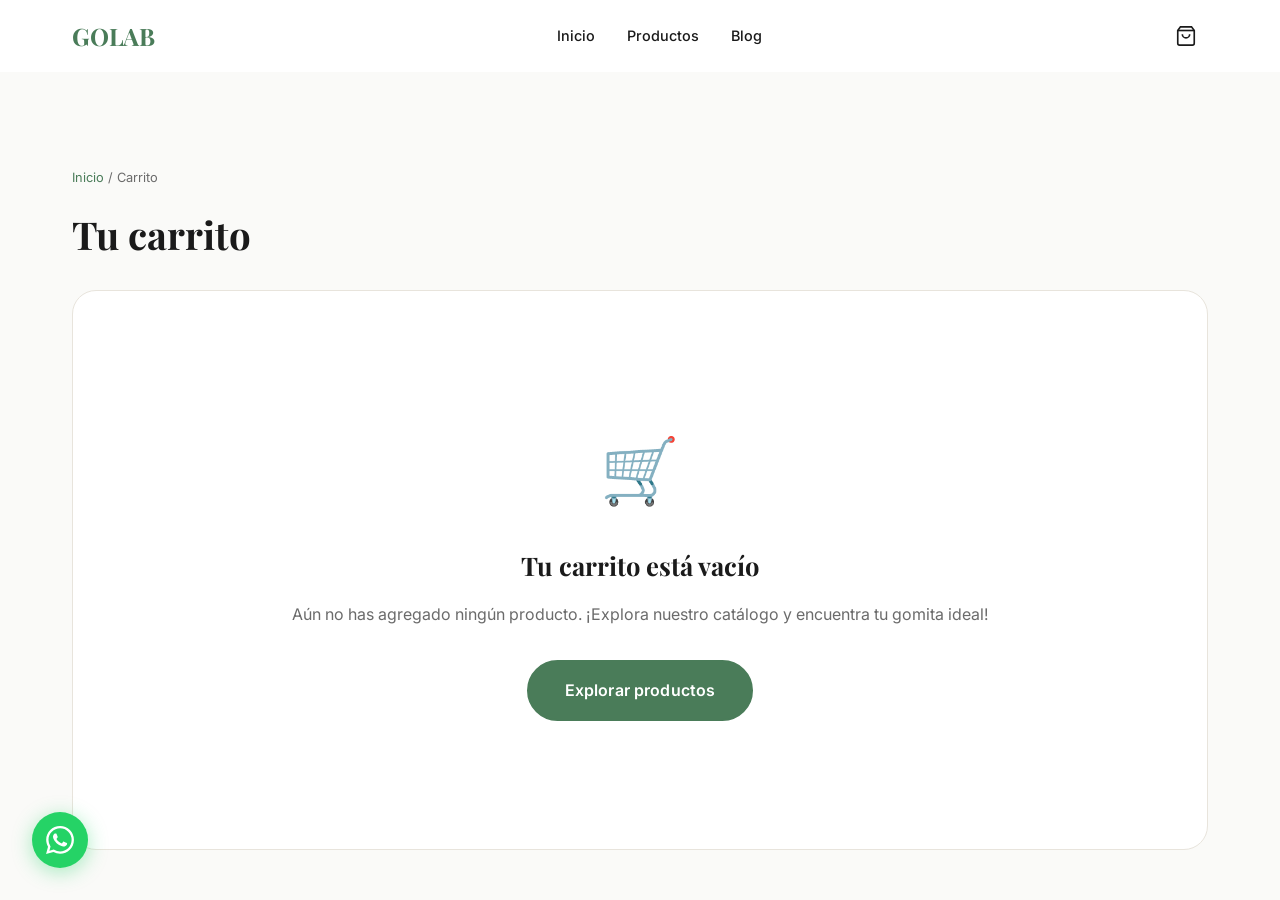
<file: carrito.html>
<!DOCTYPE html>
<html lang="es">
<head>
  <meta charset="UTF-8">
  <meta name="viewport" content="width=device-width, initial-scale=1.0">
  <title>Carrito de Compras — GOLAB</title>
  <link rel="stylesheet" href="css/styles.css">
</head>
<body>

  <nav id="navbar" class="navbar--white">
    <div class="nav-inner">
      <a href="index.html" class="nav-logo">
        <span class="nav-logo-text">GOLAB</span>
      </a>
      <ul id="nav-menu">
        <li><a href="index.html" class="nav-link">Inicio</a></li>
        <li><a href="pages/catalogo.html" class="nav-link">Productos</a></li>
        <li><a href="pages/blog.html" class="nav-link">Blog</a></li>
      </ul>
      <div class="nav-actions">
        <a href="carrito.html" class="nav-cart" aria-label="Ver carrito">
          <svg width="22" height="22" viewBox="0 0 24 24" fill="none" stroke="currentColor" stroke-width="1.8">
            <path d="M6 2L3 6v14a2 2 0 002 2h14a2 2 0 002-2V6l-3-4z"></path>
            <line x1="3" y1="6" x2="21" y2="6"></line>
            <path d="M16 10a4 4 0 01-8 0"></path>
          </svg>
          <span class="cart-badge">0</span>
        </a>
        <button class="nav-toggle" id="nav-toggle"><span></span><span></span><span></span></button>
      </div>
    </div>
  </nav>

  <div class="cart-page">
    <div class="container">
      <div style="padding-top:calc(var(--nav-height) + 1.5rem);margin-bottom:var(--space-lg);">
        <div class="breadcrumb"><a href="index.html">Inicio</a> / Carrito</div>
        <h1 style="font-family:var(--font-display);font-size:clamp(1.8rem,3vw,2.5rem);margin-top:var(--space-md);">Tu carrito</h1>
      </div>

      <!-- Empty state -->
      <div class="cart-empty-state" id="cart-empty" style="display:none;">
        <div style="font-size:4rem;">🛒</div>
        <h2>Tu carrito está vacío</h2>
        <p>Aún no has agregado ningún producto. ¡Explora nuestro catálogo y encuentra tu gomita ideal!</p>
        <a href="pages/catalogo.html" class="btn btn--primary btn--lg">Explorar productos</a>
      </div>

      <!-- Full cart -->
      <div id="cart-full">
        <div class="cart-layout">
          <!-- Items -->
          <div>
            <div class="cart-panel">
              <div class="cart-panel__header">
                <h2>Productos</h2>
                <button class="btn-clear-cart" onclick="Cart.clear();Cart.renderCartPage()">Vaciar carrito</button>
              </div>
              <div id="cart-items">
                <!-- Rendered by cart.js -->
              </div>
            </div>

            <!-- Shipping info -->
            <div style="margin-top:var(--space-md);padding:var(--space-lg);background:rgba(74,124,89,0.06);border-radius:var(--radius-md);border:1px solid rgba(74,124,89,0.15);">
              <p style="font-size:0.875rem;color:var(--color-green);font-weight:500;">
                🚚 Envío gratis en pedidos mayores a Bs. 150 · Delivery 1-3 días hábiles
              </p>
            </div>
          </div>

          <!-- Summary -->
          <div>
            <div class="cart-summary-panel">
              <h3>Resumen del pedido</h3>
              <div id="cart-summary">
                <!-- Rendered by cart.js -->
              </div>
              <a href="pages/checkout.html" class="btn btn--primary btn--lg" style="width:100%;margin-top:var(--space-xl);display:flex;justify-content:center;">
                Proceder al pago →
              </a>
              <div style="margin-top:var(--space-md);text-align:center;">
                <a href="pages/catalogo.html" style="font-size:0.82rem;color:var(--color-muted);text-decoration:underline;">← Seguir comprando</a>
              </div>
              <div style="margin-top:var(--space-lg);padding-top:var(--space-lg);border-top:1px solid var(--color-border);display:flex;justify-content:center;gap:var(--space-sm);">
                <span style="font-size:0.72rem;color:var(--color-muted);">🔒 Pago seguro vía WhatsApp</span>
              </div>
            </div>
          </div>
        </div>
      </div>
    </div>
  </div>

  <a href="https://wa.me/59163738105" target="_blank" class="whatsapp-float" aria-label="WhatsApp">
    <svg width="28" height="28" viewBox="0 0 24 24" fill="currentColor"><path d="M17.472 14.382c-.297-.149-1.758-.867-2.03-.967-.273-.099-.471-.148-.67.15-.197.297-.767.966-.94 1.164-.173.199-.347.223-.644.075-.297-.15-1.255-.463-2.39-1.475-.883-.788-1.48-1.761-1.653-2.059-.173-.297-.018-.458.13-.606.134-.133.298-.347.446-.52.149-.174.198-.298.298-.497.099-.198.05-.371-.025-.52-.075-.149-.669-1.612-.916-2.207-.242-.579-.487-.5-.669-.51-.173-.008-.371-.01-.57-.01-.198 0-.52.074-.792.372-.272.297-1.04 1.016-1.04 2.479 0 1.462 1.065 2.875 1.213 3.074.149.198 2.096 3.2 5.077 4.487.709.306 1.262.489 1.694.625.712.227 1.36.195 1.871.118.571-.085 1.758-.719 2.006-1.413.248-.694.248-1.289.173-1.413-.074-.124-.272-.198-.57-.347m-5.421 7.403h-.004a9.87 9.87 0 01-5.031-1.378l-.361-.214-3.741.982.998-3.648-.235-.374a9.86 9.86 0 01-1.51-5.26c.001-5.45 4.436-9.884 9.888-9.884 2.64 0 5.122 1.03 6.988 2.898a9.825 9.825 0 012.893 6.994c-.003 5.45-4.437 9.884-9.885 9.884m8.413-18.297A11.815 11.815 0 0012.05 0C5.495 0 .16 5.335.157 11.892c0 2.096.547 4.142 1.588 5.945L.057 24l6.305-1.654a11.882 11.882 0 005.683 1.448h.005c6.554 0 11.89-5.335 11.893-11.893a11.821 11.821 0 00-3.48-8.413z"/></svg>
  </a>

  <script src="js/products.js"></script>
  <script src="js/cart.js"></script>
  <script src="js/script.js"></script>
</body>
</html>
</file>
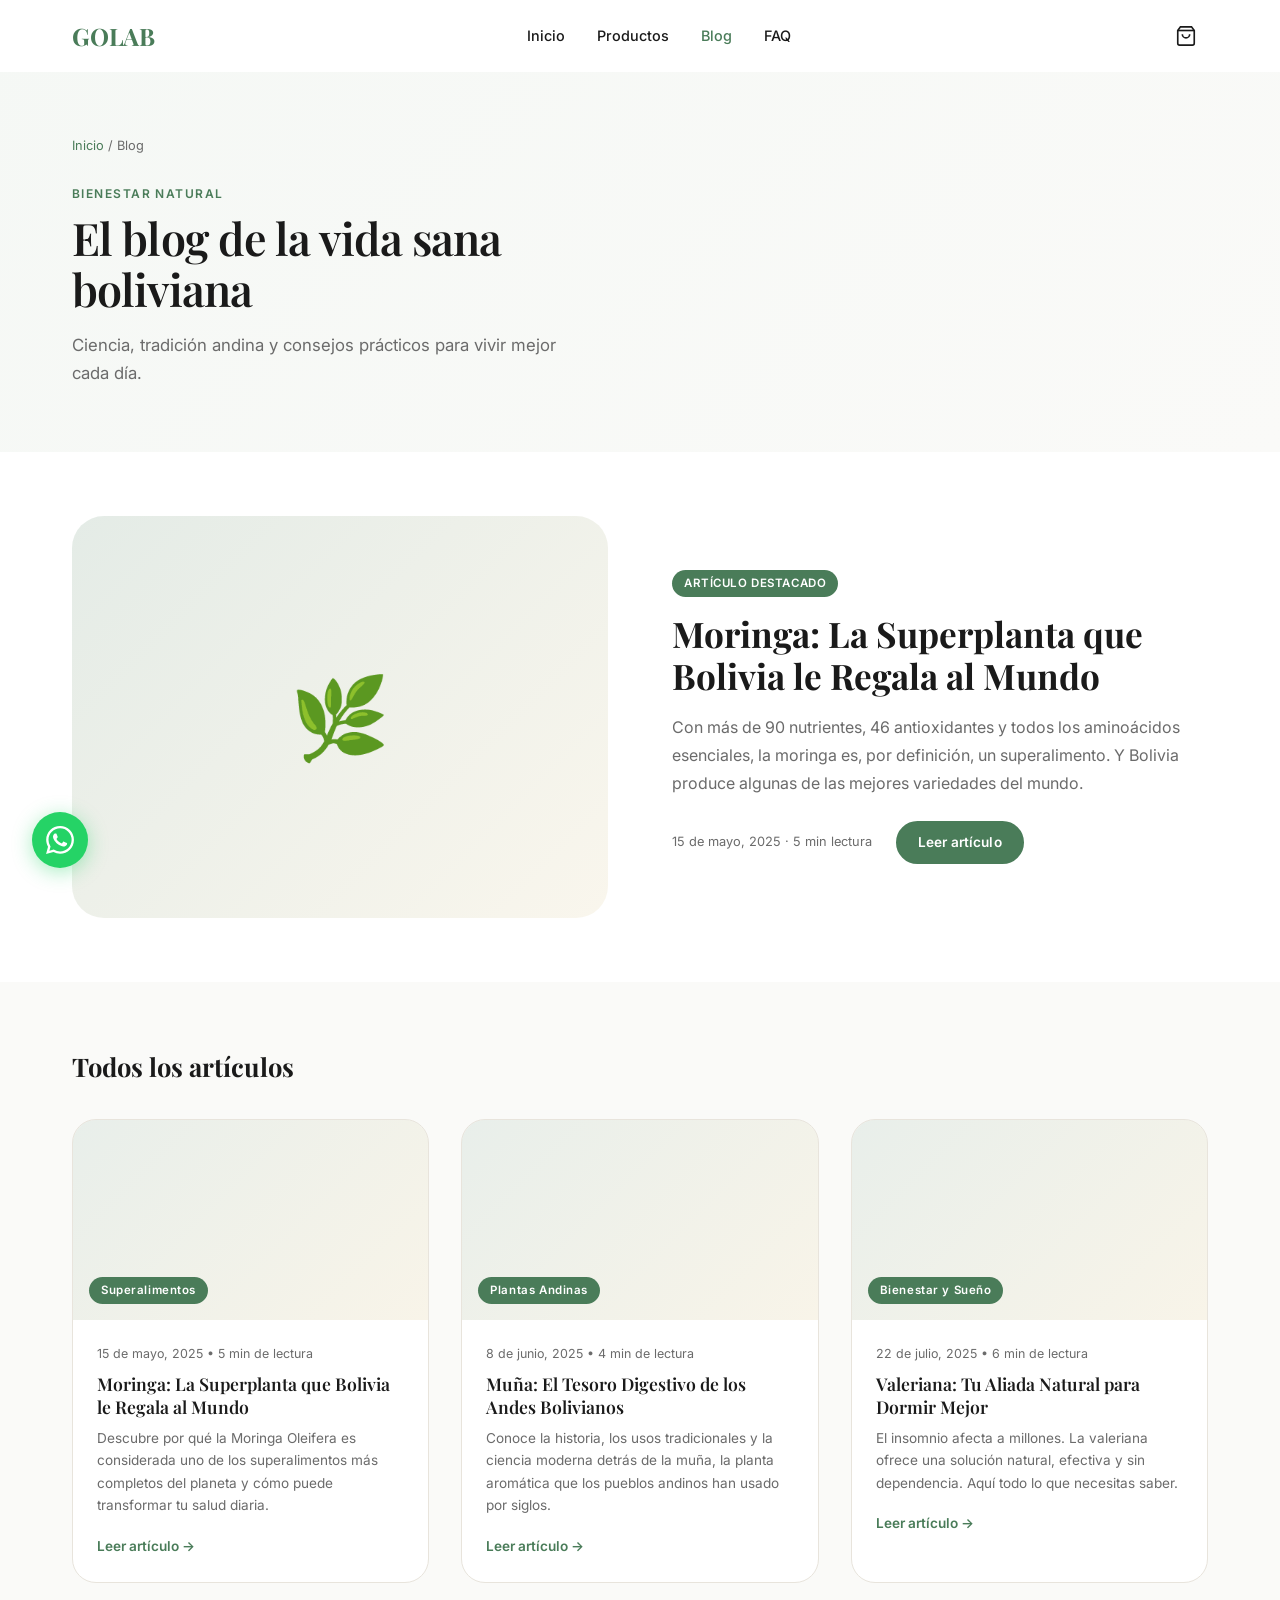
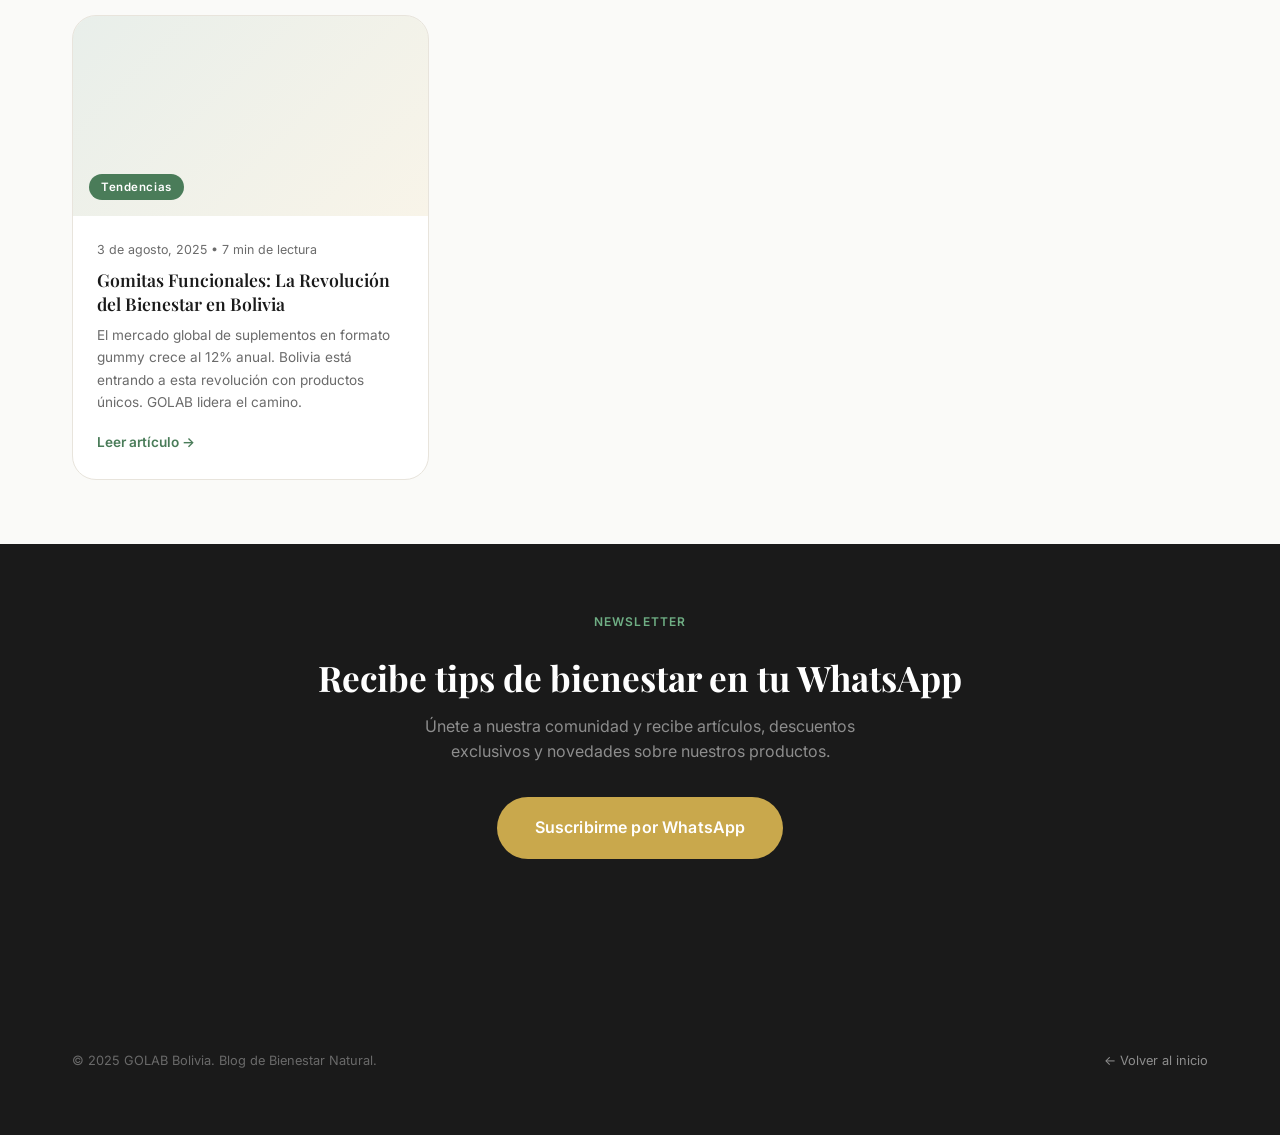
<file: pages/blog.html>
<!DOCTYPE html>
<html lang="es">
<head>
  <meta charset="UTF-8">
  <meta name="viewport" content="width=device-width, initial-scale=1.0">
  <meta name="description" content="Blog de bienestar GOLAB — Artículos sobre plantas medicinales bolivianas, nutrición natural y suplementos funcionales.">
  <title>Bienestar Natural — Blog GOLAB</title>
  <link rel="stylesheet" href="../css/styles.css">
</head>
<body>

  <nav id="navbar" class="navbar--white">
    <div class="nav-inner">
      <a href="../index.html" class="nav-logo">
        <span class="nav-logo-text">GOLAB</span>
      </a>
      <ul id="nav-menu">
        <li><a href="../index.html" class="nav-link">Inicio</a></li>
        <li><a href="catalogo.html" class="nav-link">Productos</a></li>
        <li><a href="blog.html" class="nav-link" style="color:var(--color-green)">Blog</a></li>
        <li><a href="../index.html#faq" class="nav-link">FAQ</a></li>
      </ul>
      <div class="nav-actions">
        <a href="../carrito.html" class="nav-cart" aria-label="Ver carrito">
          <svg width="22" height="22" viewBox="0 0 24 24" fill="none" stroke="currentColor" stroke-width="1.8">
            <path d="M6 2L3 6v14a2 2 0 002 2h14a2 2 0 002-2V6l-3-4z"></path>
            <line x1="3" y1="6" x2="21" y2="6"></line>
            <path d="M16 10a4 4 0 01-8 0"></path>
          </svg>
          <span class="cart-badge">0</span>
        </a>
        <button class="nav-toggle" id="nav-toggle"><span></span><span></span><span></span></button>
      </div>
    </div>
  </nav>

  <!-- Hero -->
  <section class="blog-hero">
    <div class="container">
      <div class="breadcrumb"><a href="../index.html">Inicio</a> / Blog</div>
      <div class="section-header" style="text-align:left;margin-bottom:0;max-width:580px;margin-top:var(--space-lg);">
        <span class="section-eyebrow">Bienestar Natural</span>
        <h1 class="section-title">El blog de la vida sana boliviana</h1>
        <p class="section-subtitle" style="text-align:left;margin:0;">Ciencia, tradición andina y consejos prácticos para vivir mejor cada día.</p>
      </div>
    </div>
  </section>

  <!-- Featured article -->
  <section style="background:white;padding:var(--space-3xl) 0;">
    <div class="container">
      <div style="display:grid;grid-template-columns:1fr 1fr;gap:var(--space-3xl);align-items:center;" data-reveal>
        <div style="aspect-ratio:4/3;background:linear-gradient(135deg,rgba(74,124,89,0.15),rgba(201,168,76,0.1));border-radius:var(--radius-xl);display:flex;align-items:center;justify-content:center;">
          <span style="font-size:5rem;">🌿</span>
        </div>
        <div>
          <span style="display:inline-block;padding:0.25rem 0.75rem;background:var(--color-green);color:white;border-radius:100px;font-size:0.72rem;font-weight:600;letter-spacing:0.05em;margin-bottom:var(--space-md);">ARTÍCULO DESTACADO</span>
          <h2 style="font-family:var(--font-display);font-size:clamp(1.6rem,3vw,2.2rem);margin-bottom:var(--space-md);line-height:1.2;">Moringa: La Superplanta que Bolivia le Regala al Mundo</h2>
          <p style="color:var(--color-muted);line-height:1.75;margin-bottom:var(--space-lg);">Con más de 90 nutrientes, 46 antioxidantes y todos los aminoácidos esenciales, la moringa es, por definición, un superalimento. Y Bolivia produce algunas de las mejores variedades del mundo.</p>
          <div style="display:flex;align-items:center;gap:var(--space-lg);">
            <span style="font-size:0.8rem;color:var(--color-muted);">15 de mayo, 2025 · 5 min lectura</span>
            <a href="#" class="btn btn--primary btn--sm">Leer artículo</a>
          </div>
        </div>
      </div>
    </div>
  </section>

  <!-- Blog Grid -->
  <section class="section--sm" style="background:var(--color-cream);">
    <div class="container">
      <div class="section-header" style="text-align:left;margin-bottom:var(--space-xl);">
        <h2 style="font-family:var(--font-display);font-size:1.6rem;">Todos los artículos</h2>
      </div>
      <div class="blog-grid" id="blog-grid">
        <!-- Rendered by script.js -->
      </div>
    </div>
  </section>

  <!-- Newsletter CTA -->
  <section style="background:var(--color-off-black);padding:var(--space-3xl) 0;text-align:center;">
    <div class="container">
      <div data-reveal>
        <span style="font-size:0.75rem;letter-spacing:0.1em;text-transform:uppercase;color:var(--color-green-light);font-weight:600;">Newsletter</span>
        <h2 style="font-family:var(--font-display);font-size:clamp(1.6rem,3vw,2.2rem);color:white;margin:var(--space-md) 0 var(--space-sm);">Recibe tips de bienestar en tu WhatsApp</h2>
        <p style="color:rgba(255,255,255,0.5);margin-bottom:var(--space-xl);max-width:480px;margin-left:auto;margin-right:auto;">Únete a nuestra comunidad y recibe artículos, descuentos exclusivos y novedades sobre nuestros productos.</p>
        <a href="https://wa.me/59163738105?text=Hola!%20Quiero%20suscribirme%20al%20blog%20de%20GOLAB%20y%20recibir%20tips%20de%20bienestar." target="_blank" class="btn btn--gold btn--lg">
          Suscribirme por WhatsApp
        </a>
      </div>
    </div>
  </section>

  <footer>
    <div class="container">
      <div class="footer-bottom" style="border-top:none;padding:var(--space-xl) 0;">
        <p>© 2025 GOLAB Bolivia. Blog de Bienestar Natural.</p>
        <a href="../index.html" style="color:rgba(255,255,255,0.5);font-size:0.8rem;">← Volver al inicio</a>
      </div>
    </div>
  </footer>

  <a href="https://wa.me/59163738105" target="_blank" class="whatsapp-float" aria-label="WhatsApp">
    <svg width="28" height="28" viewBox="0 0 24 24" fill="currentColor"><path d="M17.472 14.382c-.297-.149-1.758-.867-2.03-.967-.273-.099-.471-.148-.67.15-.197.297-.767.966-.94 1.164-.173.199-.347.223-.644.075-.297-.15-1.255-.463-2.39-1.475-.883-.788-1.48-1.761-1.653-2.059-.173-.297-.018-.458.13-.606.134-.133.298-.347.446-.52.149-.174.198-.298.298-.497.099-.198.05-.371-.025-.52-.075-.149-.669-1.612-.916-2.207-.242-.579-.487-.5-.669-.51-.173-.008-.371-.01-.57-.01-.198 0-.52.074-.792.372-.272.297-1.04 1.016-1.04 2.479 0 1.462 1.065 2.875 1.213 3.074.149.198 2.096 3.2 5.077 4.487.709.306 1.262.489 1.694.625.712.227 1.36.195 1.871.118.571-.085 1.758-.719 2.006-1.413.248-.694.248-1.289.173-1.413-.074-.124-.272-.198-.57-.347m-5.421 7.403h-.004a9.87 9.87 0 01-5.031-1.378l-.361-.214-3.741.982.998-3.648-.235-.374a9.86 9.86 0 01-1.51-5.26c.001-5.45 4.436-9.884 9.888-9.884 2.64 0 5.122 1.03 6.988 2.898a9.825 9.825 0 012.893 6.994c-.003 5.45-4.437 9.884-9.885 9.884m8.413-18.297A11.815 11.815 0 0012.05 0C5.495 0 .16 5.335.157 11.892c0 2.096.547 4.142 1.588 5.945L.057 24l6.305-1.654a11.882 11.882 0 005.683 1.448h.005c6.554 0 11.89-5.335 11.893-11.893a11.821 11.821 0 00-3.48-8.413z"/></svg>
  </a>

  <script src="../js/products.js"></script>
  <script src="../js/cart.js"></script>
  <script src="../js/script.js"></script>
</body>
</html>
</file>
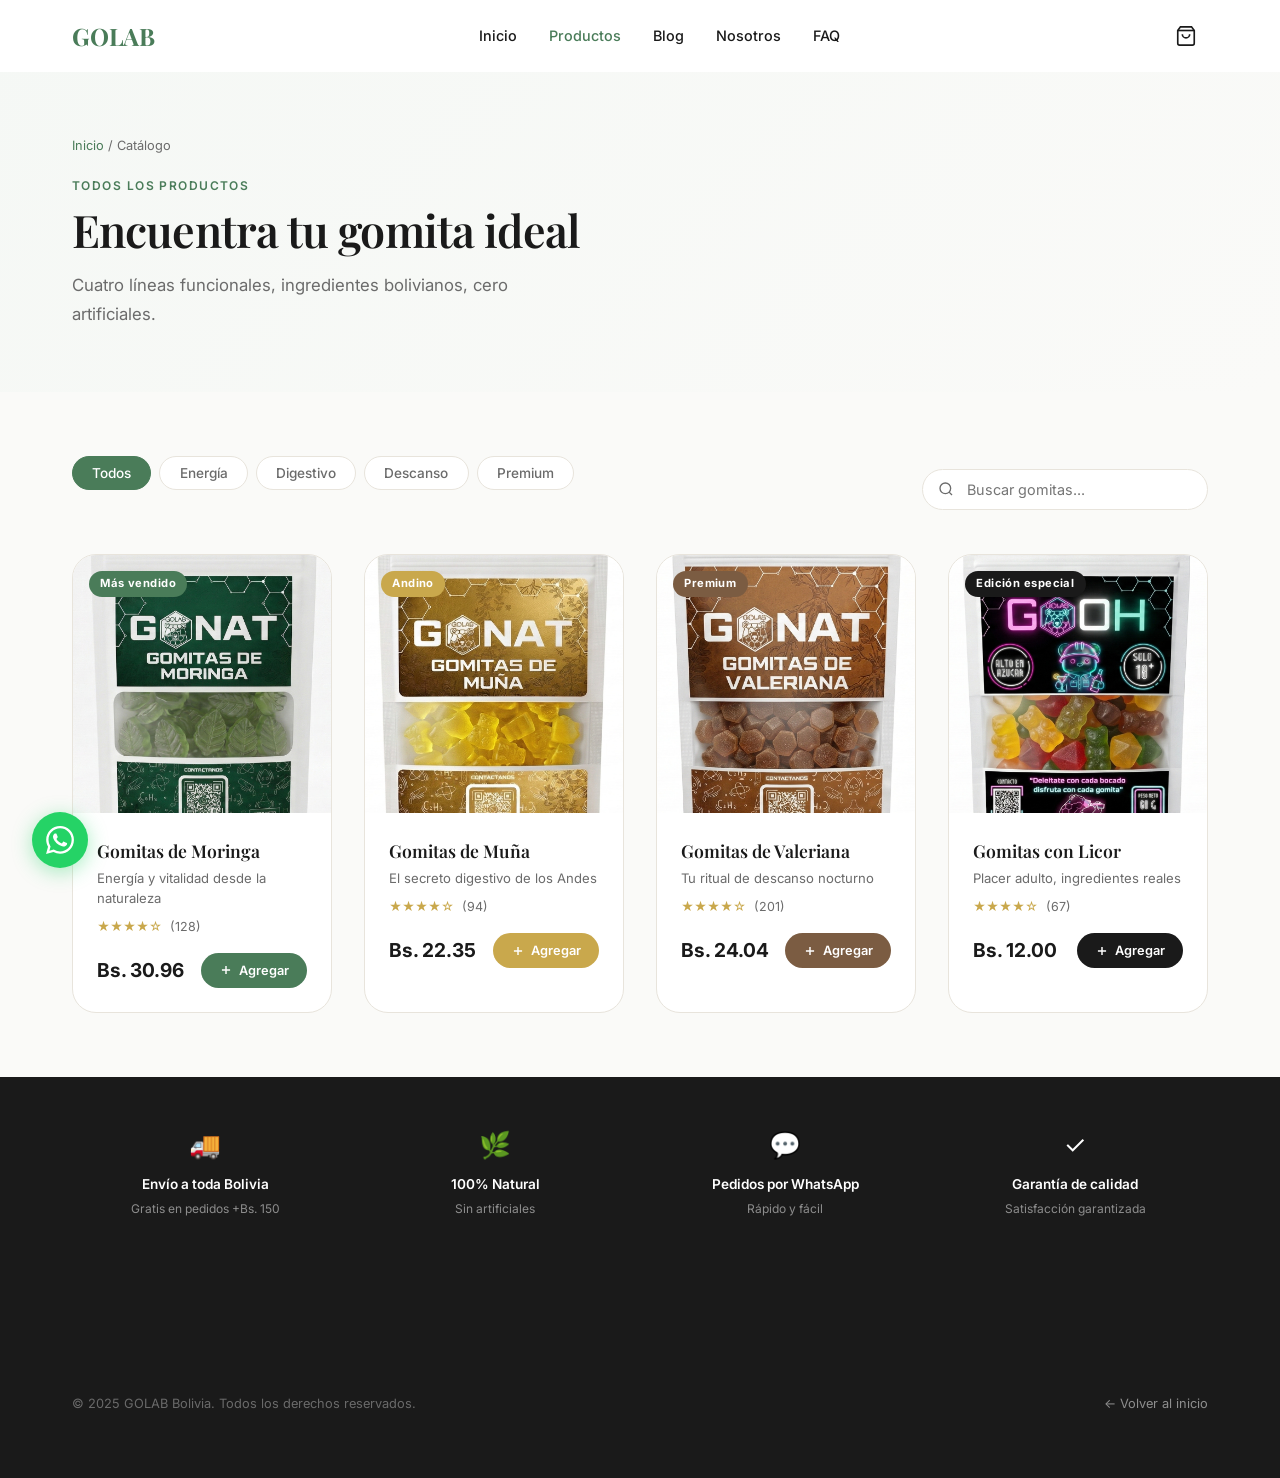
<file: pages/catalogo.html>
<!DOCTYPE html>
<html lang="es">
<head>
  <meta charset="UTF-8">
  <meta name="viewport" content="width=device-width, initial-scale=1.0">
  <meta name="description" content="Catálogo de gomitas funcionales GOLAB. Moringa, Muña, Valeriana y Licor. Envío a toda Bolivia.">
  <title>Catálogo — GOLAB Gomitas Funcionales</title>
  <link rel="stylesheet" href="../css/styles.css">
</head>
<body>

  <nav id="navbar" class="navbar--white">
    <div class="nav-inner">
      <a href="../index.html" class="nav-logo">
        <span class="nav-logo-text">GOLAB</span>
      </a>
      <ul id="nav-menu">
        <li><a href="../index.html" class="nav-link">Inicio</a></li>
        <li><a href="catalogo.html" class="nav-link" style="color:var(--color-green)">Productos</a></li>
        <li><a href="blog.html" class="nav-link">Blog</a></li>
        <li><a href="../index.html#about" class="nav-link">Nosotros</a></li>
        <li><a href="../index.html#faq" class="nav-link">FAQ</a></li>
      </ul>
      <div class="nav-actions">
        <a href="../carrito.html" class="nav-cart" aria-label="Ver carrito">
          <svg width="22" height="22" viewBox="0 0 24 24" fill="none" stroke="currentColor" stroke-width="1.8">
            <path d="M6 2L3 6v14a2 2 0 002 2h14a2 2 0 002-2V6l-3-4z"></path>
            <line x1="3" y1="6" x2="21" y2="6"></line>
            <path d="M16 10a4 4 0 01-8 0"></path>
          </svg>
          <span class="cart-badge">0</span>
        </a>
        <button class="nav-toggle" id="nav-toggle"><span></span><span></span><span></span></button>
      </div>
    </div>
  </nav>

  <!-- Hero -->
  <section class="catalog-hero">
    <div class="container">
      <div class="breadcrumb"><a href="../index.html">Inicio</a> / Catálogo</div>
      <div class="section-header" style="margin-bottom:0;text-align:left;max-width:560px;">
        <span class="section-eyebrow">Todos los productos</span>
        <h1 class="section-title">Encuentra tu gomita ideal</h1>
        <p class="section-subtitle" style="margin:0;text-align:left;">Cuatro líneas funcionales, ingredientes bolivianos, cero artificiales.</p>
      </div>
    </div>
  </section>

  <!-- Catalog Section -->
  <section class="section--sm" style="background:var(--color-cream);">
    <div class="container">
      <div class="catalog-toolbar">
        <div class="catalog-filters">
          <button class="filter-btn active" data-filter="all">Todos</button>
          <button class="filter-btn" data-filter="energia">Energía</button>
          <button class="filter-btn" data-filter="digestivo">Digestivo</button>
          <button class="filter-btn" data-filter="descanso">Descanso</button>
          <button class="filter-btn" data-filter="premium">Premium</button>
        </div>
        <div class="catalog-search-wrap">
          <svg width="16" height="16" viewBox="0 0 24 24" fill="none" stroke="currentColor" stroke-width="2">
            <circle cx="11" cy="11" r="8"></circle>
            <line x1="21" y1="21" x2="16.65" y2="16.65"></line>
          </svg>
          <input type="text" id="catalog-search" placeholder="Buscar gomitas...">
        </div>
      </div>

      <div class="product-grid" id="catalog-grid">
        <!-- Rendered by script.js -->
      </div>
    </div>
  </section>

  <!-- Value props banner -->
  <section style="background:var(--color-off-black);padding:var(--space-2xl) 0;">
    <div class="container">
      <div style="display:grid;grid-template-columns:repeat(4,1fr);gap:var(--space-lg);text-align:center;color:white;">
        <div>
          <div style="font-size:1.6rem;margin-bottom:0.5rem;">🚚</div>
          <div style="font-size:0.85rem;font-weight:600;margin-bottom:0.2rem;">Envío a toda Bolivia</div>
          <div style="font-size:0.75rem;color:rgba(255,255,255,0.5);">Gratis en pedidos +Bs. 150</div>
        </div>
        <div>
          <div style="font-size:1.6rem;margin-bottom:0.5rem;">🌿</div>
          <div style="font-size:0.85rem;font-weight:600;margin-bottom:0.2rem;">100% Natural</div>
          <div style="font-size:0.75rem;color:rgba(255,255,255,0.5);">Sin artificiales</div>
        </div>
        <div>
          <div style="font-size:1.6rem;margin-bottom:0.5rem;">💬</div>
          <div style="font-size:0.85rem;font-weight:600;margin-bottom:0.2rem;">Pedidos por WhatsApp</div>
          <div style="font-size:0.75rem;color:rgba(255,255,255,0.5);">Rápido y fácil</div>
        </div>
        <div>
          <div style="font-size:1.6rem;margin-bottom:0.5rem;">✓</div>
          <div style="font-size:0.85rem;font-weight:600;margin-bottom:0.2rem;">Garantía de calidad</div>
          <div style="font-size:0.75rem;color:rgba(255,255,255,0.5);">Satisfacción garantizada</div>
        </div>
      </div>
    </div>
  </section>

  <footer>
    <div class="container">
      <div class="footer-bottom" style="border-top:none;padding-top:0;padding:var(--space-xl) 0;">
        <p>© 2025 GOLAB Bolivia. Todos los derechos reservados.</p>
        <a href="../index.html" style="color:rgba(255,255,255,0.5);font-size:0.8rem;">← Volver al inicio</a>
      </div>
    </div>
  </footer>

  <a href="https://wa.me/59163738105" target="_blank" class="whatsapp-float" aria-label="WhatsApp">
    <svg width="28" height="28" viewBox="0 0 24 24" fill="currentColor"><path d="M17.472 14.382c-.297-.149-1.758-.867-2.03-.967-.273-.099-.471-.148-.67.15-.197.297-.767.966-.94 1.164-.173.199-.347.223-.644.075-.297-.15-1.255-.463-2.39-1.475-.883-.788-1.48-1.761-1.653-2.059-.173-.297-.018-.458.13-.606.134-.133.298-.347.446-.52.149-.174.198-.298.298-.497.099-.198.05-.371-.025-.52-.075-.149-.669-1.612-.916-2.207-.242-.579-.487-.5-.669-.51-.173-.008-.371-.01-.57-.01-.198 0-.52.074-.792.372-.272.297-1.04 1.016-1.04 2.479 0 1.462 1.065 2.875 1.213 3.074.149.198 2.096 3.2 5.077 4.487.709.306 1.262.489 1.694.625.712.227 1.36.195 1.871.118.571-.085 1.758-.719 2.006-1.413.248-.694.248-1.289.173-1.413-.074-.124-.272-.198-.57-.347m-5.421 7.403h-.004a9.87 9.87 0 01-5.031-1.378l-.361-.214-3.741.982.998-3.648-.235-.374a9.86 9.86 0 01-1.51-5.26c.001-5.45 4.436-9.884 9.888-9.884 2.64 0 5.122 1.03 6.988 2.898a9.825 9.825 0 012.893 6.994c-.003 5.45-4.437 9.884-9.885 9.884m8.413-18.297A11.815 11.815 0 0012.05 0C5.495 0 .16 5.335.157 11.892c0 2.096.547 4.142 1.588 5.945L.057 24l6.305-1.654a11.882 11.882 0 005.683 1.448h.005c6.554 0 11.89-5.335 11.893-11.893a11.821 11.821 0 00-3.48-8.413z"/></svg>
  </a>

  <script src="../js/products.js"></script>
  <script src="../js/cart.js"></script>
  <script src="../js/script.js"></script>
</body>
</html>
</file>
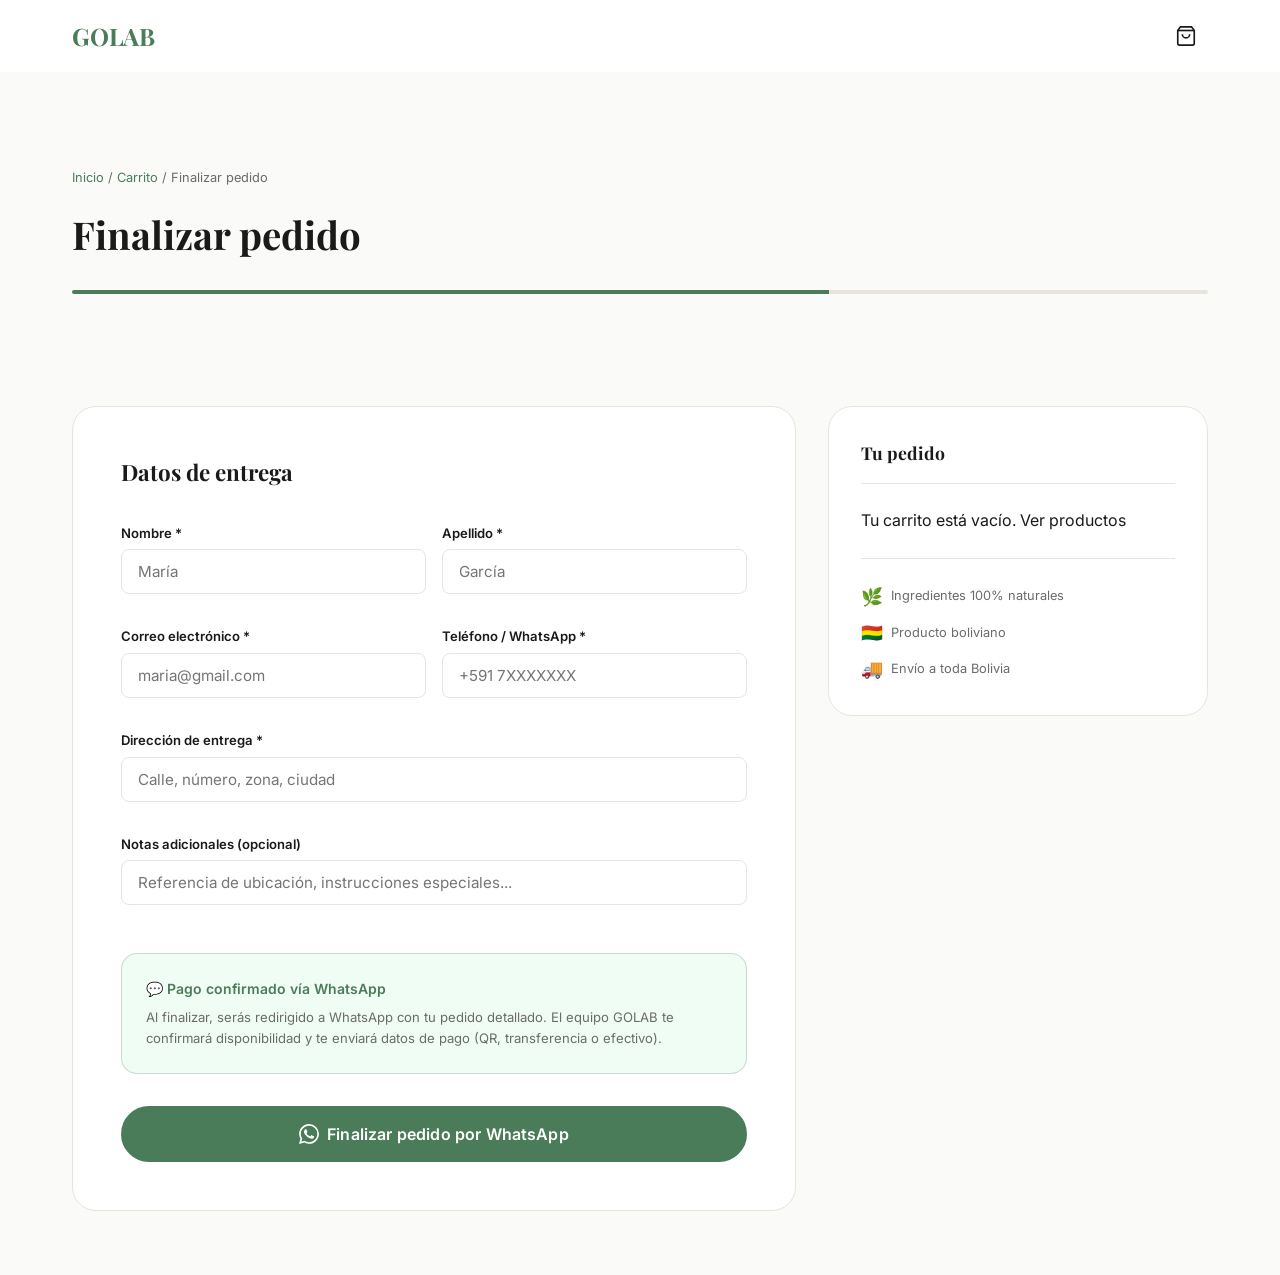
<file: pages/checkout.html>
<!DOCTYPE html>
<html lang="es">
<head>
  <meta charset="UTF-8">
  <meta name="viewport" content="width=device-width, initial-scale=1.0">
  <title>Finalizar Pedido — GOLAB</title>
  <link rel="stylesheet" href="../css/styles.css">
</head>
<body>

  <nav id="navbar" class="navbar--white">
    <div class="nav-inner">
      <a href="../index.html" class="nav-logo">
        <span class="nav-logo-text">GOLAB</span>
      </a>
      <div class="nav-actions">
        <a href="../carrito.html" class="nav-cart" aria-label="Ver carrito">
          <svg width="22" height="22" viewBox="0 0 24 24" fill="none" stroke="currentColor" stroke-width="1.8">
            <path d="M6 2L3 6v14a2 2 0 002 2h14a2 2 0 002-2V6l-3-4z"></path>
            <line x1="3" y1="6" x2="21" y2="6"></line>
            <path d="M16 10a4 4 0 01-8 0"></path>
          </svg>
          <span class="cart-badge">0</span>
        </a>
      </div>
    </div>
  </nav>

  <div class="checkout-page">
    <div class="container">
      <div style="padding-top:calc(var(--nav-height) + 1.5rem);margin-bottom:var(--space-lg);">
        <div class="breadcrumb">
          <a href="../index.html">Inicio</a> /
          <a href="../carrito.html">Carrito</a> /
          Finalizar pedido
        </div>
        <h1 style="font-family:var(--font-display);font-size:clamp(1.8rem,3vw,2.5rem);margin-top:var(--space-md);">Finalizar pedido</h1>
      </div>

      <!-- Progress bar -->
      <div style="display:flex;gap:0;margin-bottom:var(--space-2xl);">
        <div style="flex:1;height:4px;background:var(--color-green);border-radius:2px 0 0 2px;"></div>
        <div style="flex:1;height:4px;background:var(--color-green);"></div>
        <div style="flex:1;height:4px;background:var(--color-border);border-radius:0 2px 2px 0;"></div>
      </div>

      <div class="checkout-layout">
        <!-- Form -->
        <div class="checkout-form-panel">
          <h2>Datos de entrega</h2>

          <form id="checkout-form">
            <div class="form-grid">
              <div class="form-group">
                <label for="ch-nombre">Nombre *</label>
                <input type="text" id="ch-nombre" placeholder="María" required>
              </div>
              <div class="form-group">
                <label for="ch-apellido">Apellido *</label>
                <input type="text" id="ch-apellido" placeholder="García" required>
              </div>
              <div class="form-group">
                <label for="ch-correo">Correo electrónico *</label>
                <input type="email" id="ch-correo" placeholder="maria@gmail.com" required>
              </div>
              <div class="form-group">
                <label for="ch-telefono">Teléfono / WhatsApp *</label>
                <input type="tel" id="ch-telefono" placeholder="+591 7XXXXXXX" required>
              </div>
              <div class="form-group form-full">
                <label for="ch-direccion">Dirección de entrega *</label>
                <input type="text" id="ch-direccion" placeholder="Calle, número, zona, ciudad" required>
              </div>
              <div class="form-group form-full">
                <label for="ch-notas">Notas adicionales (opcional)</label>
                <input type="text" id="ch-notas" placeholder="Referencia de ubicación, instrucciones especiales...">
              </div>
            </div>

            <!-- Payment method note -->
            <div style="margin:var(--space-xl) 0;padding:var(--space-lg);background:#F0FDF4;border-radius:var(--radius-md);border:1px solid rgba(74,124,89,0.25);">
              <p style="font-size:0.875rem;font-weight:600;color:var(--color-green);margin-bottom:0.4rem;">💬 Pago confirmado vía WhatsApp</p>
              <p style="font-size:0.82rem;color:var(--color-muted);line-height:1.6;">Al finalizar, serás redirigido a WhatsApp con tu pedido detallado. El equipo GOLAB te confirmará disponibilidad y te enviará datos de pago (QR, transferencia o efectivo).</p>
            </div>

            <button type="submit" class="btn btn--primary btn--lg" style="width:100%;--btn-accent:var(--color-green);">
              <svg width="20" height="20" viewBox="0 0 24 24" fill="currentColor">
                <path d="M17.472 14.382c-.297-.149-1.758-.867-2.03-.967-.273-.099-.471-.148-.67.15-.197.297-.767.966-.94 1.164-.173.199-.347.223-.644.075-.297-.15-1.255-.463-2.39-1.475-.883-.788-1.48-1.761-1.653-2.059-.173-.297-.018-.458.13-.606.134-.133.298-.347.446-.52.149-.174.198-.298.298-.497.099-.198.05-.371-.025-.52-.075-.149-.669-1.612-.916-2.207-.242-.579-.487-.5-.669-.51-.173-.008-.371-.01-.57-.01-.198 0-.52.074-.792.372-.272.297-1.04 1.016-1.04 2.479 0 1.462 1.065 2.875 1.213 3.074.149.198 2.096 3.2 5.077 4.487.709.306 1.262.489 1.694.625.712.227 1.36.195 1.871.118.571-.085 1.758-.719 2.006-1.413.248-.694.248-1.289.173-1.413-.074-.124-.272-.198-.57-.347m-5.421 7.403h-.004a9.87 9.87 0 01-5.031-1.378l-.361-.214-3.741.982.998-3.648-.235-.374a9.86 9.86 0 01-1.51-5.26c.001-5.45 4.436-9.884 9.888-9.884 2.64 0 5.122 1.03 6.988 2.898a9.825 9.825 0 012.893 6.994c-.003 5.45-4.437 9.884-9.885 9.884m8.413-18.297A11.815 11.815 0 0012.05 0C5.495 0 .16 5.335.157 11.892c0 2.096.547 4.142 1.588 5.945L.057 24l6.305-1.654a11.882 11.882 0 005.683 1.448h.005c6.554 0 11.89-5.335 11.893-11.893a11.821 11.821 0 00-3.48-8.413z"/>
              </svg>
              Finalizar pedido por WhatsApp
            </button>
          </form>
        </div>

        <!-- Order summary -->
        <div class="checkout-order-panel">
          <h3>Tu pedido</h3>
          <div id="order-summary">
            <!-- Rendered by script.js -->
            <p style="color:var(--color-muted);font-size:0.875rem;">Cargando pedido...</p>
          </div>

          <div style="margin-top:var(--space-lg);padding-top:var(--space-lg);border-top:1px solid var(--color-border);">
            <div style="display:flex;gap:var(--space-sm);align-items:center;margin-bottom:var(--space-sm);">
              <span style="font-size:1.1rem;">🌿</span>
              <span style="font-size:0.8rem;color:var(--color-muted);">Ingredientes 100% naturales</span>
            </div>
            <div style="display:flex;gap:var(--space-sm);align-items:center;margin-bottom:var(--space-sm);">
              <span style="font-size:1.1rem;">🇧🇴</span>
              <span style="font-size:0.8rem;color:var(--color-muted);">Producto boliviano</span>
            </div>
            <div style="display:flex;gap:var(--space-sm);align-items:center;">
              <span style="font-size:1.1rem;">🚚</span>
              <span style="font-size:0.8rem;color:var(--color-muted);">Envío a toda Bolivia</span>
            </div>
          </div>
        </div>
      </div>
    </div>
  </div>

  <script src="../js/products.js"></script>
  <script src="../js/cart.js"></script>
  <script src="../js/script.js"></script>
</body>
</html>
</file>
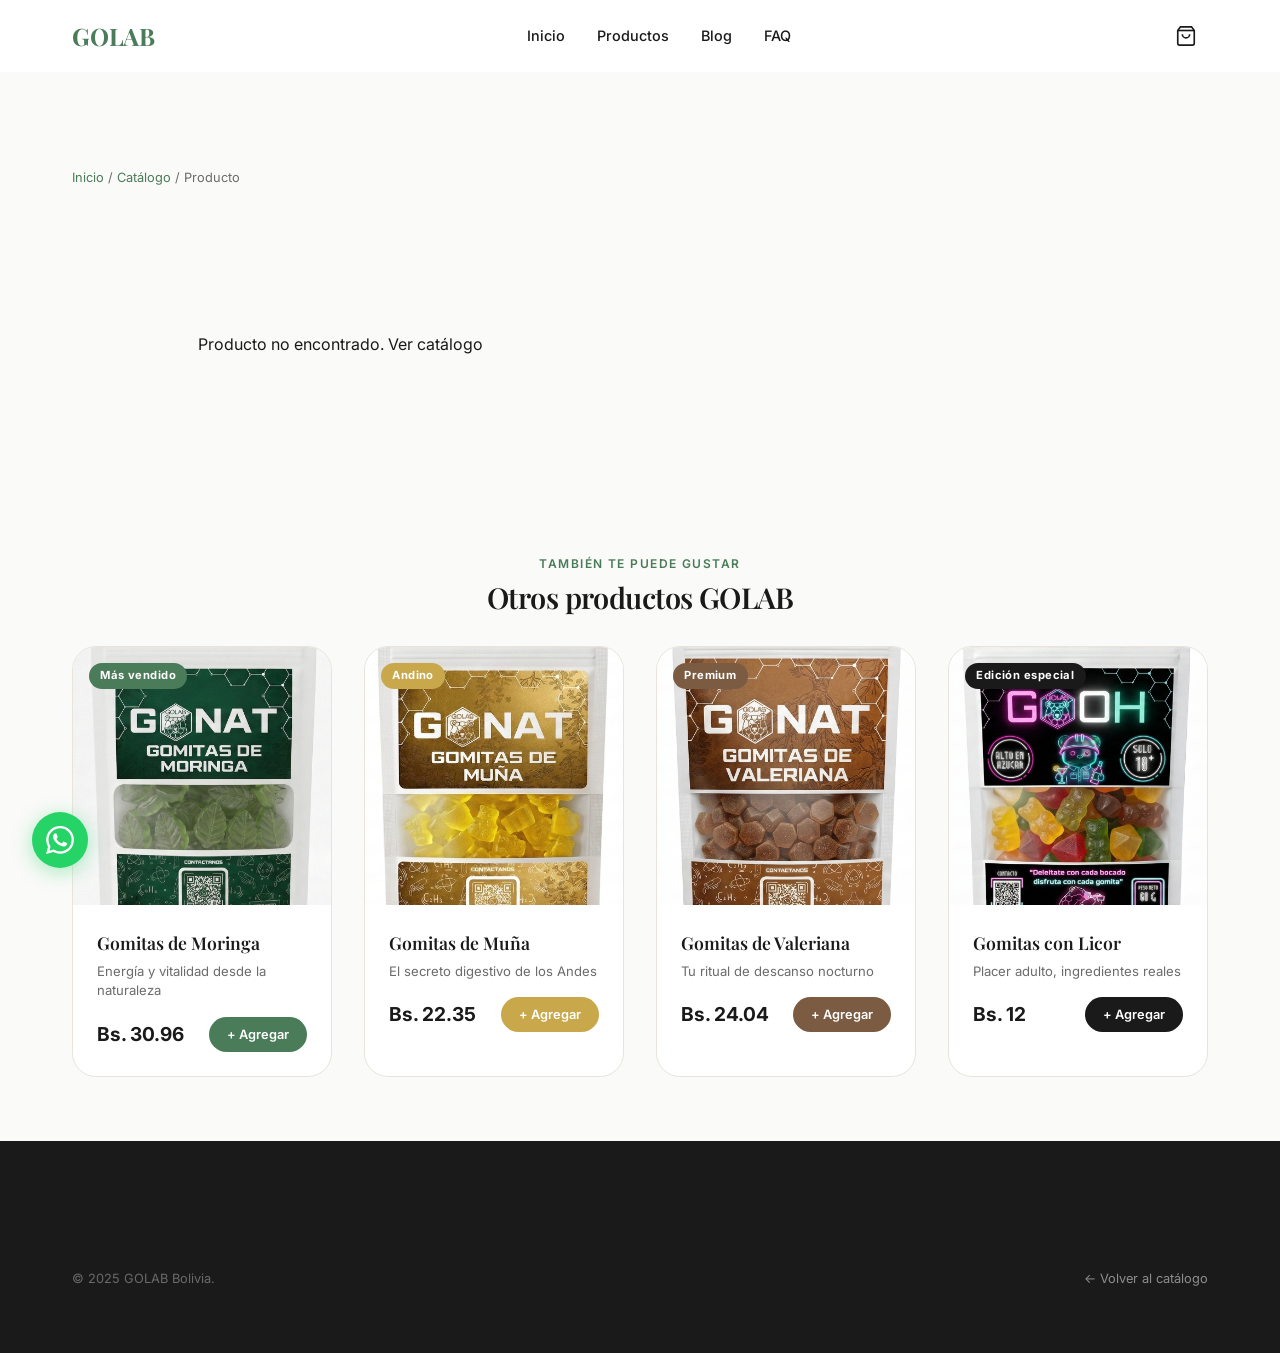
<file: pages/producto.html>
<!DOCTYPE html>
<html lang="es">
<head>
  <meta charset="UTF-8">
  <meta name="viewport" content="width=device-width, initial-scale=1.0">
  <meta name="description" content="Detalle de producto GOLAB — Gomitas funcionales naturales bolivianas.">
  <title>Producto — GOLAB</title>
  <link rel="stylesheet" href="../css/styles.css">
</head>
<body>

  <nav id="navbar" class="navbar--white">
    <div class="nav-inner">
      <a href="../index.html" class="nav-logo">
        <span class="nav-logo-text">GOLAB</span>
      </a>
      <ul id="nav-menu">
        <li><a href="../index.html" class="nav-link">Inicio</a></li>
        <li><a href="catalogo.html" class="nav-link">Productos</a></li>
        <li><a href="blog.html" class="nav-link">Blog</a></li>
        <li><a href="../index.html#faq" class="nav-link">FAQ</a></li>
      </ul>
      <div class="nav-actions">
        <a href="../carrito.html" class="nav-cart" aria-label="Ver carrito">
          <svg width="22" height="22" viewBox="0 0 24 24" fill="none" stroke="currentColor" stroke-width="1.8">
            <path d="M6 2L3 6v14a2 2 0 002 2h14a2 2 0 002-2V6l-3-4z"></path>
            <line x1="3" y1="6" x2="21" y2="6"></line>
            <path d="M16 10a4 4 0 01-8 0"></path>
          </svg>
          <span class="cart-badge">0</span>
        </a>
        <button class="nav-toggle" id="nav-toggle"><span></span><span></span><span></span></button>
      </div>
    </div>
  </nav>

  <div class="product-detail-hero">
    <div class="container">
      <div style="padding-top:calc(var(--nav-height) + 1.5rem);">
        <div class="breadcrumb">
          <a href="../index.html">Inicio</a> /
          <a href="catalogo.html">Catálogo</a> /
          <span id="breadcrumb-name">Producto</span>
        </div>
      </div>
      <div id="product-detail">
        <!-- Rendered by script.js -->
        <div style="grid-column:1/-1;text-align:center;padding:6rem 0;">
          <div style="width:40px;height:40px;border:3px solid var(--color-green);border-top-color:transparent;border-radius:50%;animation:spin 0.8s linear infinite;margin:0 auto 1rem;"></div>
          <p style="color:var(--color-muted);">Cargando producto...</p>
        </div>
      </div>
    </div>
  </div>

  <!-- Related Products -->
  <section class="section--sm" style="background:var(--color-cream);">
    <div class="container">
      <div class="section-header" style="margin-bottom:var(--space-xl);">
        <span class="section-eyebrow">También te puede gustar</span>
        <h2 class="section-title" style="font-size:1.8rem;">Otros productos GOLAB</h2>
      </div>
      <div class="product-grid" id="related-products"></div>
    </div>
  </section>

  <footer>
    <div class="container">
      <div class="footer-bottom" style="border-top:none;padding:var(--space-xl) 0;">
        <p>© 2025 GOLAB Bolivia.</p>
        <a href="catalogo.html" style="color:rgba(255,255,255,0.5);font-size:0.8rem;">← Volver al catálogo</a>
      </div>
    </div>
  </footer>

  <a href="https://wa.me/59163738105" target="_blank" class="whatsapp-float" aria-label="WhatsApp">
    <svg width="28" height="28" viewBox="0 0 24 24" fill="currentColor"><path d="M17.472 14.382c-.297-.149-1.758-.867-2.03-.967-.273-.099-.471-.148-.67.15-.197.297-.767.966-.94 1.164-.173.199-.347.223-.644.075-.297-.15-1.255-.463-2.39-1.475-.883-.788-1.48-1.761-1.653-2.059-.173-.297-.018-.458.13-.606.134-.133.298-.347.446-.52.149-.174.198-.298.298-.497.099-.198.05-.371-.025-.52-.075-.149-.669-1.612-.916-2.207-.242-.579-.487-.5-.669-.51-.173-.008-.371-.01-.57-.01-.198 0-.52.074-.792.372-.272.297-1.04 1.016-1.04 2.479 0 1.462 1.065 2.875 1.213 3.074.149.198 2.096 3.2 5.077 4.487.709.306 1.262.489 1.694.625.712.227 1.36.195 1.871.118.571-.085 1.758-.719 2.006-1.413.248-.694.248-1.289.173-1.413-.074-.124-.272-.198-.57-.347m-5.421 7.403h-.004a9.87 9.87 0 01-5.031-1.378l-.361-.214-3.741.982.998-3.648-.235-.374a9.86 9.86 0 01-1.51-5.26c.001-5.45 4.436-9.884 9.888-9.884 2.64 0 5.122 1.03 6.988 2.898a9.825 9.825 0 012.893 6.994c-.003 5.45-4.437 9.884-9.885 9.884m8.413-18.297A11.815 11.815 0 0012.05 0C5.495 0 .16 5.335.157 11.892c0 2.096.547 4.142 1.588 5.945L.057 24l6.305-1.654a11.882 11.882 0 005.683 1.448h.005c6.554 0 11.89-5.335 11.893-11.893a11.821 11.821 0 00-3.48-8.413z"/></svg>
  </a>

  <style>
    @keyframes spin { to { transform: rotate(360deg); } }
  </style>

  <script src="../js/products.js"></script>
  <script src="../js/cart.js"></script>
  <script src="../js/script.js"></script>
  <script>
    // Related products
    document.addEventListener('DOMContentLoaded', () => {
      const params = new URLSearchParams(window.location.search);
      const id = parseInt(params.get('id'));
      const related = GOLAB_PRODUCTS.filter(p => p.id !== id);
      const relGrid = document.getElementById('related-products');
      const breadName = document.getElementById('breadcrumb-name');
      const current = GOLAB_PRODUCTS.find(p => p.id === id);
      if (current && breadName) breadName.textContent = current.name;
      if (relGrid) {
        relGrid.innerHTML = related.map(p => `
          <article class="product-card" style="--accent:${p.color}">
            <a href="producto.html?id=${p.id}" class="product-card__link">
              <div class="product-card__image" style="background:${p.color}15;">
                <img src="../${p.image}" alt="${p.name}" loading="lazy" onerror="this.parentElement.classList.add('product-card__image--placeholder')">
                ${p.tag ? `<span class="product-card__badge" style="background:${p.color}">${p.tag}</span>` : ''}
              </div>
              <div class="product-card__body">
                <h3 class="product-card__name">${p.name}</h3>
                <p class="product-card__tagline">${p.tagline}</p>
                <div class="product-card__footer">
                  <span class="product-card__price">${p.currency} ${p.price}</span>
                  <button class="btn-add-cart" onclick="event.preventDefault();Cart.add(${p.id})">
                    + Agregar
                  </button>
                </div>
              </div>
            </a>
          </article>
        `).join('');
      }
    });
  </script>
</body>
</html>
</file>
<file: css/styles.css>
/* ═══════════════════════════════════════════════════════════
   GOLAB — Design System & Global Styles
   Gomitas Funcionales Naturales | Bolivia
   ═══════════════════════════════════════════════════════════ */

/* ── Google Fonts ── */
@import url('https://fonts.googleapis.com/css2?family=Playfair+Display:wght@400;600;700&family=Inter:wght@300;400;500;600;700&display=swap');

/* ── CSS Variables ─────────────────────────────────────────── */
:root {
  /* Brand Colors */
  --color-green:      #4A7C59;
  --color-green-dark: #2D5940;
  --color-green-light:#6FAE84;
  --color-gold:       #C9A84C;
  --color-gold-light: #E4C97A;
  --color-brown:      #7B5C42;
  --color-black:      #111111;
  --color-off-black:  #1A1A1A;
  --color-white:      #FFFFFF;
  --color-cream:      #FAFAF8;
  --color-muted:      #6B6B6B;
  --color-border:     #E8E4DC;

  /* Typography */
  --font-display: 'Playfair Display', Georgia, serif;
  --font-body:    'Inter', -apple-system, sans-serif;

  /* Spacing */
  --space-xs:  0.25rem;
  --space-sm:  0.5rem;
  --space-md:  1rem;
  --space-lg:  1.5rem;
  --space-xl:  2rem;
  --space-2xl: 3rem;
  --space-3xl: 4rem;
  --space-4xl: 6rem;
  --space-5xl: 8rem;

  /* Layout */
  --max-width: 1200px;
  --nav-height: 72px;
  --radius-sm: 8px;
  --radius-md: 16px;
  --radius-lg: 24px;
  --radius-xl: 32px;

  /* Shadows */
  --shadow-sm: 0 1px 3px rgba(0,0,0,0.06), 0 1px 2px rgba(0,0,0,0.04);
  --shadow-md: 0 4px 16px rgba(0,0,0,0.08), 0 2px 6px rgba(0,0,0,0.04);
  --shadow-lg: 0 12px 40px rgba(0,0,0,0.12), 0 4px 12px rgba(0,0,0,0.06);
  --shadow-xl: 0 24px 64px rgba(0,0,0,0.16);

  /* Transitions */
  --ease-out: cubic-bezier(0.16, 1, 0.3, 1);
  --ease-in-out: cubic-bezier(0.45, 0, 0.55, 1);
  --duration-fast: 150ms;
  --duration-base: 280ms;
  --duration-slow: 450ms;
}

/* ── Reset ─────────────────────────────────────────────────── */
*, *::before, *::after {
  box-sizing: border-box;
  margin: 0;
  padding: 0;
}

html {
  scroll-behavior: smooth;
  -webkit-text-size-adjust: 100%;
}

body {
  font-family: var(--font-body);
  font-size: 16px;
  line-height: 1.6;
  color: var(--color-off-black);
  background: var(--color-white);
  -webkit-font-smoothing: antialiased;
}

img { display: block; max-width: 100%; height: auto; }
a { color: inherit; text-decoration: none; }
button { cursor: pointer; border: none; background: none; font-family: inherit; }
input, textarea, select { font-family: inherit; }
ul, ol { list-style: none; }

/* ── Typography Scale ──────────────────────────────────────── */
.display-xl {
  font-family: var(--font-display);
  font-size: clamp(2.8rem, 6vw, 5rem);
  font-weight: 700;
  line-height: 1.08;
  letter-spacing: -0.02em;
}

.display-lg {
  font-family: var(--font-display);
  font-size: clamp(2rem, 4vw, 3.5rem);
  font-weight: 600;
  line-height: 1.1;
  letter-spacing: -0.02em;
}

.display-md {
  font-family: var(--font-display);
  font-size: clamp(1.6rem, 3vw, 2.5rem);
  font-weight: 600;
  line-height: 1.2;
}

.text-body { font-size: 1rem; line-height: 1.7; color: var(--color-muted); }
.text-sm { font-size: 0.875rem; }
.text-xs { font-size: 0.75rem; }

/* ── Layout Utilities ──────────────────────────────────────── */
.container {
  width: 100%;
  max-width: var(--max-width);
  margin: 0 auto;
  padding: 0 var(--space-xl);
}

.section {
  padding: var(--space-5xl) 0;
}

.section--sm {
  padding: var(--space-3xl) 0;
}

.grid-2 { display: grid; grid-template-columns: 1fr 1fr; gap: var(--space-xl); }
.grid-3 { display: grid; grid-template-columns: repeat(3, 1fr); gap: var(--space-xl); }
.grid-4 { display: grid; grid-template-columns: repeat(4, 1fr); gap: var(--space-lg); }
.flex { display: flex; }
.flex-center { display: flex; align-items: center; justify-content: center; }
.flex-between { display: flex; align-items: center; justify-content: space-between; }

/* ── Section Headers ───────────────────────────────────────── */
.section-header {
  text-align: center;
  margin-bottom: var(--space-3xl);
}

.section-eyebrow {
  display: inline-block;
  font-size: 0.75rem;
  font-weight: 600;
  letter-spacing: 0.12em;
  text-transform: uppercase;
  color: var(--color-green);
  margin-bottom: var(--space-sm);
}

.section-title {
  font-family: var(--font-display);
  font-size: clamp(1.8rem, 3.5vw, 2.8rem);
  font-weight: 600;
  line-height: 1.15;
  letter-spacing: -0.02em;
  margin-bottom: var(--space-md);
}

.section-subtitle {
  font-size: 1.05rem;
  color: var(--color-muted);
  max-width: 520px;
  margin: 0 auto;
  line-height: 1.7;
}

/* ── Buttons ───────────────────────────────────────────────── */
.btn {
  display: inline-flex;
  align-items: center;
  justify-content: center;
  gap: var(--space-sm);
  padding: 0.85rem 1.75rem;
  border-radius: 100px;
  font-size: 0.95rem;
  font-weight: 600;
  letter-spacing: 0.01em;
  transition: all var(--duration-base) var(--ease-out);
  cursor: pointer;
  border: 2px solid transparent;
  white-space: nowrap;
}

.btn--primary {
  background: var(--btn-accent, var(--color-green));
  color: var(--color-white);
  border-color: var(--btn-accent, var(--color-green));
}

.btn--primary:hover {
  background: transparent;
  color: var(--btn-accent, var(--color-green));
  transform: translateY(-1px);
  box-shadow: var(--shadow-md);
}

.btn--outline {
  background: transparent;
  color: var(--color-off-black);
  border-color: var(--color-border);
}

.btn--outline:hover {
  border-color: var(--color-off-black);
  transform: translateY(-1px);
}

.btn--gold {
  background: var(--color-gold);
  color: var(--color-white);
}

.btn--gold:hover {
  background: var(--color-gold-light);
  transform: translateY(-1px);
}

.btn--lg { padding: 1rem 2.25rem; font-size: 1rem; }
.btn--sm { padding: 0.55rem 1.25rem; font-size: 0.85rem; }

/* ── Navigation ────────────────────────────────────────────── */
#navbar {
  position: fixed;
  top: 0;
  left: 0;
  right: 0;
  z-index: 1000;
  height: var(--nav-height);
  transition: background var(--duration-base), box-shadow var(--duration-base);
}

.navbar--scrolled {
  background: rgba(255,255,255,0.95) !important;
  backdrop-filter: blur(12px);
  box-shadow: 0 1px 0 var(--color-border);
}

.nav-inner {
  display: flex;
  align-items: center;
  justify-content: space-between;
  height: var(--nav-height);
  max-width: var(--max-width);
  margin: 0 auto;
  padding: 0 var(--space-xl);
}

.nav-logo {
  display: flex;
  align-items: center;
  gap: var(--space-sm);
}

.nav-logo img { height: 40px; width: auto; }

.nav-logo-text {
  font-family: var(--font-display);
  font-size: 1.5rem;
  font-weight: 700;
  color: var(--color-green);
  letter-spacing: -0.01em;
}

#nav-menu {
  display: flex;
  align-items: center;
  gap: var(--space-xl);
}

.nav-link {
  font-size: 0.9rem;
  font-weight: 500;
  color: var(--color-off-black);
  transition: color var(--duration-fast);
  position: relative;
}

.nav-link::after {
  content: '';
  position: absolute;
  left: 0; right: 0; bottom: -2px;
  height: 1.5px;
  background: var(--color-green);
  transform: scaleX(0);
  transform-origin: left;
  transition: transform var(--duration-base) var(--ease-out);
}

.nav-link:hover { color: var(--color-green); }
.nav-link:hover::after { transform: scaleX(1); }

.nav-actions {
  display: flex;
  align-items: center;
  gap: var(--space-md);
}

.nav-cart {
  position: relative;
  display: flex;
  align-items: center;
  justify-content: center;
  width: 44px;
  height: 44px;
  border-radius: var(--radius-sm);
  transition: background var(--duration-fast);
  color: var(--color-off-black);
}

.nav-cart:hover { background: var(--color-cream); }

.cart-badge {
  position: absolute;
  top: 4px; right: 4px;
  width: 18px; height: 18px;
  background: var(--color-green);
  color: white;
  font-size: 0.65rem;
  font-weight: 700;
  border-radius: 50%;
  display: none;
  align-items: center;
  justify-content: center;
}

.nav-toggle {
  display: none;
  flex-direction: column;
  gap: 5px;
  width: 40px;
  height: 40px;
  padding: 8px;
  border-radius: var(--radius-sm);
}

.nav-toggle span {
  display: block;
  height: 2px;
  background: var(--color-off-black);
  border-radius: 2px;
  transition: transform var(--duration-base), opacity var(--duration-fast);
}

/* ── Hero Section ──────────────────────────────────────────── */
.hero {
  position: relative;
  min-height: 100vh;
  display: flex;
  align-items: center;
  overflow: hidden;
  background: linear-gradient(135deg, #F5F8F5 0%, #FAFAF8 50%, #F8F6F0 100%);
  padding-top: var(--nav-height);
}

.hero::before {
  content: '';
  position: absolute;
  top: -20%;
  right: -10%;
  width: 60vw;
  height: 60vw;
  background: radial-gradient(circle, rgba(74,124,89,0.06) 0%, transparent 70%);
  pointer-events: none;
}

.hero__inner {
  display: grid;
  grid-template-columns: 1fr 1fr;
  gap: var(--space-3xl);
  align-items: center;
  min-height: calc(100vh - var(--nav-height));
  padding: var(--space-4xl) 0;
}

.hero__eyebrow {
  display: inline-flex;
  align-items: center;
  gap: var(--space-sm);
  font-size: 0.8rem;
  font-weight: 600;
  letter-spacing: 0.1em;
  text-transform: uppercase;
  color: var(--color-green);
  margin-bottom: var(--space-lg);
  padding: 0.35rem 0.85rem;
  background: rgba(74,124,89,0.08);
  border-radius: 100px;
  border: 1px solid rgba(74,124,89,0.15);
}

.hero__title {
  font-family: var(--font-display);
  font-size: clamp(2.8rem, 5.5vw, 4.5rem);
  font-weight: 700;
  line-height: 1.06;
  letter-spacing: -0.03em;
  margin-bottom: var(--space-lg);
}

.hero__title em {
  font-style: normal;
  color: var(--color-green);
  position: relative;
}

.hero__subtitle {
  font-size: 1.1rem;
  color: var(--color-muted);
  line-height: 1.75;
  margin-bottom: var(--space-2xl);
  max-width: 480px;
}

.hero__actions {
  display: flex;
  gap: var(--space-md);
  flex-wrap: wrap;
}

.hero__visual {
  position: relative;
  display: flex;
  align-items: center;
  justify-content: center;
}

.hero__image-wrap {
  position: relative;
  width: 100%;
  aspect-ratio: 1;
  max-width: 520px;
  border-radius: var(--radius-xl);
  overflow: hidden;
  background: linear-gradient(135deg, rgba(74,124,89,0.12), rgba(201,168,76,0.08));
}

.hero__image-wrap img {
  width: 100%;
  height: 100%;
  object-fit: cover;
}

.hero__pill {
  position: absolute;
  background: white;
  border-radius: 100px;
  padding: 0.7rem 1.2rem;
  box-shadow: var(--shadow-lg);
  display: flex;
  align-items: center;
  gap: 0.5rem;
  font-size: 0.8rem;
  font-weight: 600;
  white-space: nowrap;
}

.hero__pill--1 { bottom: -1rem; left: -2rem; }
.hero__pill--2 { top: 2rem; right: -2rem; }
.hero__pill--3 { top: 50%; left: -2.5rem; transform: translateY(-50%); }

.hero__scroll {
  position: absolute;
  bottom: var(--space-2xl);
  left: 50%;
  transform: translateX(-50%);
  display: flex;
  flex-direction: column;
  align-items: center;
  gap: var(--space-sm);
  font-size: 0.75rem;
  color: var(--color-muted);
  animation: float 2.5s ease-in-out infinite;
}

/* ── Story Section ─────────────────────────────────────────── */
.story {
  background: var(--color-off-black);
  color: white;
  position: relative;
  overflow: hidden;
}

.story::before {
  content: '';
  position: absolute;
  inset: 0;
  background: url("data:image/svg+xml,%3Csvg width='60' height='60' xmlns='http://www.w3.org/2000/svg'%3E%3Ccircle cx='30' cy='30' r='1' fill='rgba(74,124,89,0.2)'/%3E%3C/svg%3E");
  opacity: 0.4;
}

.story__inner {
  position: relative;
  display: grid;
  grid-template-columns: 1fr 1fr;
  gap: var(--space-4xl);
  align-items: center;
}

.story__label {
  font-size: 0.75rem;
  font-weight: 600;
  letter-spacing: 0.12em;
  text-transform: uppercase;
  color: var(--color-green-light);
  margin-bottom: var(--space-md);
}

.story__title {
  font-family: var(--font-display);
  font-size: clamp(2rem, 4vw, 3rem);
  font-weight: 700;
  line-height: 1.1;
  margin-bottom: var(--space-lg);
  color: white;
}

.story__text {
  color: rgba(255,255,255,0.65);
  line-height: 1.8;
  margin-bottom: var(--space-lg);
}

.story__stats {
  display: grid;
  grid-template-columns: repeat(3, 1fr);
  gap: var(--space-lg);
  margin-top: var(--space-2xl);
  padding-top: var(--space-2xl);
  border-top: 1px solid rgba(255,255,255,0.1);
}

.story__stat-value {
  font-family: var(--font-display);
  font-size: 2.2rem;
  font-weight: 700;
  color: var(--color-gold);
  line-height: 1;
  margin-bottom: 0.3rem;
}

.story__stat-label {
  font-size: 0.8rem;
  color: rgba(255,255,255,0.5);
}

.story__image {
  position: relative;
  border-radius: var(--radius-xl);
  overflow: hidden;
  aspect-ratio: 4/5;
}

.story__image img {
  width: 100%;
  height: 100%;
  object-fit: cover;
}

/* ── Mission & Vision ──────────────────────────────────────── */
.mission-vision {
  background: var(--color-cream);
}

.mv-grid {
  display: grid;
  grid-template-columns: 1fr 1fr;
  gap: var(--space-xl);
}

.mv-card {
  background: white;
  border-radius: var(--radius-lg);
  padding: var(--space-2xl);
  border: 1px solid var(--color-border);
  position: relative;
  overflow: hidden;
}

.mv-card::before {
  content: '';
  position: absolute;
  top: 0; left: 0;
  width: 4px;
  height: 100%;
}

.mv-card--mission::before { background: var(--color-green); }
.mv-card--vision::before { background: var(--color-gold); }

.mv-icon {
  width: 52px; height: 52px;
  border-radius: var(--radius-sm);
  display: flex;
  align-items: center;
  justify-content: center;
  margin-bottom: var(--space-lg);
  font-size: 1.5rem;
}

.mv-card--mission .mv-icon { background: rgba(74,124,89,0.1); }
.mv-card--vision .mv-icon { background: rgba(201,168,76,0.1); }

.mv-title {
  font-family: var(--font-display);
  font-size: 1.4rem;
  font-weight: 600;
  margin-bottom: var(--space-md);
}

.mv-text { color: var(--color-muted); line-height: 1.75; }

/* ── Benefits ──────────────────────────────────────────────── */
.benefits-grid {
  display: grid;
  grid-template-columns: repeat(3, 1fr);
  gap: var(--space-lg);
}

.benefit-card {
  padding: var(--space-xl);
  border-radius: var(--radius-md);
  border: 1px solid var(--color-border);
  background: white;
  transition: transform var(--duration-base) var(--ease-out), box-shadow var(--duration-base);
}

.benefit-card:hover {
  transform: translateY(-6px);
  box-shadow: var(--shadow-lg);
}

.benefit-icon {
  width: 56px; height: 56px;
  background: rgba(74,124,89,0.08);
  border-radius: var(--radius-sm);
  display: flex;
  align-items: center;
  justify-content: center;
  font-size: 1.75rem;
  margin-bottom: var(--space-lg);
}

.benefit-title {
  font-size: 1.05rem;
  font-weight: 600;
  margin-bottom: var(--space-sm);
}

.benefit-text { font-size: 0.9rem; color: var(--color-muted); line-height: 1.65; }

/* ── Product Cards ─────────────────────────────────────────── */
.product-grid {
  display: grid;
  grid-template-columns: repeat(auto-fill, minmax(260px, 1fr));
  gap: var(--space-xl);
}

.product-card {
  position: relative;
  border-radius: var(--radius-lg);
  border: 1px solid var(--color-border);
  background: white;
  overflow: hidden;
  isolation: isolate;
  transition: transform var(--duration-base) var(--ease-out), box-shadow var(--duration-base);
}

.product-card:hover {
  transform: translateY(-8px);
  box-shadow: var(--shadow-xl);
}

.product-card__link { display: block; }

.product-card__image {
  position: relative;
  aspect-ratio: 1;
  overflow: hidden;
  display: flex;
  align-items: center;
  justify-content: center;
}

.product-card__image img {
  width: 100%;
  height: 100%;
  object-fit: cover;
  transition: transform var(--duration-slow) var(--ease-out);
}

.product-card:hover .product-card__image img {
  transform: scale(1.05);
}

.product-card__image--placeholder {
  background: linear-gradient(135deg, rgba(74,124,89,0.1), rgba(201,168,76,0.08));
}

.product-card__badge {
  position: absolute;
  top: var(--space-md);
  left: var(--space-md);
  padding: 0.25rem 0.7rem;
  border-radius: 100px;
  font-size: 0.7rem;
  font-weight: 700;
  color: white;
  letter-spacing: 0.04em;
}

.product-card__body {
  padding: var(--space-lg);
}

.product-card__name {
  font-family: var(--font-display);
  font-size: 1.1rem;
  font-weight: 600;
  margin-bottom: 0.25rem;
}

.product-card__tagline {
  font-size: 0.82rem;
  color: var(--color-muted);
  margin-bottom: var(--space-sm);
  line-height: 1.5;
}

.product-card__stars {
  color: var(--color-gold);
  font-size: 0.78rem;
  margin-bottom: var(--space-md);
}

.product-card__stars span { color: var(--color-muted); margin-left: 4px; }

.product-card__footer {
  display: flex;
  align-items: center;
  justify-content: space-between;
  margin-top: var(--space-md);
}

.product-card__price {
  font-size: 1.2rem;
  font-weight: 700;
  color: var(--color-off-black);
}

.btn-add-cart {
  display: flex;
  align-items: center;
  gap: 0.35rem;
  padding: 0.5rem 1rem;
  background: var(--accent, var(--color-green));
  color: white;
  border-radius: 100px;
  font-size: 0.8rem;
  font-weight: 600;
  transition: all var(--duration-fast);
  border: 2px solid transparent;
}

.btn-add-cart:hover {
  background: transparent;
  color: var(--accent, var(--color-green));
  border-color: var(--accent, var(--color-green));
}

/* ── Testimonials ──────────────────────────────────────────── */
.testimonials { background: var(--color-cream); }

.testimonials-slider {
  position: relative;
  overflow: hidden;
  border-radius: var(--radius-xl);
}

.testimonials-track {
  display: flex;
  transition: transform var(--duration-slow) var(--ease-out);
}

.testimonial-card {
  min-width: 100%;
  padding: var(--space-3xl) var(--space-4xl);
  background: white;
  text-align: center;
}

.testimonial-stars { color: var(--color-gold); font-size: 1.3rem; margin-bottom: var(--space-lg); }

.testimonial-text {
  font-family: var(--font-display);
  font-size: clamp(1.1rem, 2.5vw, 1.4rem);
  line-height: 1.6;
  color: var(--color-off-black);
  margin-bottom: var(--space-xl);
  max-width: 640px;
  margin-left: auto;
  margin-right: auto;
}

.testimonial-author { font-weight: 600; font-size: 0.95rem; }
.testimonial-role { font-size: 0.8rem; color: var(--color-muted); }

.testimonials-nav {
  display: flex;
  align-items: center;
  justify-content: center;
  gap: var(--space-md);
  margin-top: var(--space-xl);
}

.testimonial-dot {
  width: 8px; height: 8px;
  border-radius: 50%;
  background: var(--color-border);
  border: none;
  cursor: pointer;
  transition: all var(--duration-fast);
}

.testimonial-dot.active {
  background: var(--color-green);
  width: 24px;
  border-radius: 4px;
}

.testimonials-arrow {
  width: 44px; height: 44px;
  border-radius: 50%;
  border: 1.5px solid var(--color-border);
  background: white;
  display: flex;
  align-items: center;
  justify-content: center;
  transition: all var(--duration-fast);
  color: var(--color-off-black);
}

.testimonials-arrow:hover {
  border-color: var(--color-green);
  color: var(--color-green);
}

/* ── FAQ ───────────────────────────────────────────────────── */
.faq-list { max-width: 720px; margin: 0 auto; }

.faq-item {
  border-bottom: 1px solid var(--color-border);
}

.faq-trigger {
  width: 100%;
  text-align: left;
  padding: var(--space-lg) 0;
  display: flex;
  align-items: center;
  justify-content: space-between;
  gap: var(--space-md);
  font-size: 1rem;
  font-weight: 500;
  cursor: pointer;
  transition: color var(--duration-fast);
}

.faq-trigger:hover { color: var(--color-green); }

.faq-icon {
  width: 24px; height: 24px;
  flex-shrink: 0;
  border-radius: 50%;
  background: var(--color-cream);
  display: flex;
  align-items: center;
  justify-content: center;
  font-size: 1.1rem;
  transition: transform var(--duration-base) var(--ease-out), background var(--duration-fast);
}

.faq-item--open .faq-icon {
  transform: rotate(45deg);
  background: var(--color-green);
  color: white;
}

.faq-content {
  max-height: 0;
  overflow: hidden;
  transition: max-height var(--duration-slow) var(--ease-out);
}

.faq-content p {
  padding-bottom: var(--space-lg);
  color: var(--color-muted);
  line-height: 1.75;
}

/* ── Social Banner ─────────────────────────────────────────── */
.social-banner {
  background: var(--color-green);
  color: white;
  text-align: center;
  padding: var(--space-3xl) 0;
}

.social-banner h2 {
  font-family: var(--font-display);
  font-size: clamp(1.8rem, 3.5vw, 2.5rem);
  margin-bottom: var(--space-sm);
}

.social-banner p { color: rgba(255,255,255,0.75); margin-bottom: var(--space-xl); }

.social-links {
  display: flex;
  align-items: center;
  justify-content: center;
  gap: var(--space-md);
  flex-wrap: wrap;
}

.social-link {
  display: flex;
  align-items: center;
  gap: var(--space-sm);
  padding: 0.7rem 1.4rem;
  background: rgba(255,255,255,0.12);
  border-radius: 100px;
  font-size: 0.9rem;
  font-weight: 500;
  color: white;
  transition: background var(--duration-fast);
  border: 1px solid rgba(255,255,255,0.25);
}

.social-link:hover { background: rgba(255,255,255,0.22); }

/* ── Footer ────────────────────────────────────────────────── */
footer {
  background: var(--color-off-black);
  color: white;
  padding: var(--space-4xl) 0 var(--space-xl);
}

.footer-grid {
  display: grid;
  grid-template-columns: 1.5fr 1fr 1fr 1fr;
  gap: var(--space-2xl);
  margin-bottom: var(--space-3xl);
}

.footer-brand h2 {
  font-family: var(--font-display);
  font-size: 1.6rem;
  color: var(--color-green-light);
  margin-bottom: var(--space-md);
}

.footer-brand p {
  color: rgba(255,255,255,0.5);
  font-size: 0.875rem;
  line-height: 1.75;
  margin-bottom: var(--space-lg);
}

.footer-col h4 {
  font-size: 0.75rem;
  font-weight: 700;
  letter-spacing: 0.1em;
  text-transform: uppercase;
  color: rgba(255,255,255,0.4);
  margin-bottom: var(--space-lg);
}

.footer-col ul li {
  margin-bottom: var(--space-sm);
}

.footer-col ul li a {
  font-size: 0.875rem;
  color: rgba(255,255,255,0.6);
  transition: color var(--duration-fast);
}

.footer-col ul li a:hover { color: white; }

.footer-bottom {
  border-top: 1px solid rgba(255,255,255,0.08);
  padding-top: var(--space-xl);
  display: flex;
  align-items: center;
  justify-content: space-between;
}

.footer-bottom p {
  font-size: 0.8rem;
  color: rgba(255,255,255,0.35);
}

/* ── Catalog Page ──────────────────────────────────────────── */
.catalog-hero {
  background: linear-gradient(135deg, #F5F8F5, #FAFAF8);
  padding: calc(var(--nav-height) + var(--space-3xl)) 0 var(--space-3xl);
}

.catalog-filters {
  display: flex;
  align-items: center;
  gap: var(--space-sm);
  flex-wrap: wrap;
  margin-bottom: var(--space-xl);
}

.filter-btn {
  padding: 0.5rem 1.2rem;
  border-radius: 100px;
  font-size: 0.85rem;
  font-weight: 500;
  border: 1.5px solid var(--color-border);
  color: var(--color-muted);
  transition: all var(--duration-fast);
  cursor: pointer;
  background: white;
}

.filter-btn:hover, .filter-btn.active {
  background: var(--color-green);
  border-color: var(--color-green);
  color: white;
}

.catalog-search-wrap {
  position: relative;
  max-width: 360px;
}

.catalog-search-wrap svg {
  position: absolute;
  left: var(--space-md);
  top: 50%;
  transform: translateY(-50%);
  color: var(--color-muted);
  pointer-events: none;
}

#catalog-search {
  width: 100%;
  padding: 0.7rem var(--space-md) 0.7rem 2.75rem;
  border: 1.5px solid var(--color-border);
  border-radius: 100px;
  font-size: 0.9rem;
  outline: none;
  transition: border-color var(--duration-fast);
  background: white;
}

#catalog-search:focus { border-color: var(--color-green); }

.catalog-toolbar {
  display: flex;
  align-items: center;
  justify-content: space-between;
  flex-wrap: wrap;
  gap: var(--space-md);
  margin-bottom: var(--space-xl);
}

.catalog-empty {
  grid-column: 1/-1;
  text-align: center;
  padding: var(--space-4xl);
  color: var(--color-muted);
}

/* ── Product Detail ────────────────────────────────────────── */
.product-detail-hero {
  padding-top: var(--nav-height);
  background: var(--color-cream);
}

#product-detail {
  display: grid;
  grid-template-columns: 1fr 1fr;
  gap: var(--space-3xl);
  align-items: start;
  padding: var(--space-3xl) 0;
}

.pd-gallery { position: sticky; top: calc(var(--nav-height) + 1rem); }

.pd-main-image {
  border-radius: var(--radius-lg);
  overflow: hidden;
  aspect-ratio: 1;
  display: flex;
  align-items: center;
  justify-content: center;
}

.pd-main-image img {
  width: 100%;
  height: 100%;
  object-fit: cover;
}

.pd-badge {
  display: inline-block;
  padding: 0.3rem 0.85rem;
  border-radius: 100px;
  font-size: 0.75rem;
  font-weight: 600;
  border: 1.5px solid;
  margin-bottom: var(--space-md);
}

.pd-name {
  font-family: var(--font-display);
  font-size: clamp(1.8rem, 4vw, 2.5rem);
  font-weight: 700;
  line-height: 1.1;
  margin-bottom: 0.4rem;
}

.pd-tagline {
  font-size: 1rem;
  color: var(--color-muted);
  margin-bottom: var(--space-sm);
}

.pd-stars {
  color: var(--color-gold);
  font-size: 0.9rem;
  margin-bottom: var(--space-lg);
}

.pd-stars span { color: var(--color-muted); margin-left: 0.4rem; font-size: 0.85rem; }

.pd-price {
  font-size: 1.6rem;
  margin-bottom: var(--space-lg);
  color: var(--color-off-black);
}

.pd-price strong { font-size: 2rem; }

.pd-desc {
  color: var(--color-muted);
  line-height: 1.8;
  margin-bottom: var(--space-lg);
}

.pd-meta {
  display: flex;
  gap: var(--space-lg);
  flex-wrap: wrap;
  margin-bottom: var(--space-lg);
  padding: var(--space-md) var(--space-lg);
  background: var(--color-cream);
  border-radius: var(--radius-sm);
  font-size: 0.85rem;
}

.pd-qty-row {
  display: flex;
  align-items: center;
  gap: var(--space-md);
  margin-bottom: var(--space-xl);
}

.qty-btn {
  width: 40px; height: 40px;
  border-radius: 50%;
  border: 1.5px solid var(--color-border);
  background: white;
  font-size: 1.3rem;
  display: flex;
  align-items: center;
  justify-content: center;
  transition: all var(--duration-fast);
  cursor: pointer;
}

.qty-btn:hover {
  border-color: var(--color-green);
  color: var(--color-green);
}

.qty-value {
  font-size: 1.1rem;
  font-weight: 600;
  min-width: 2ch;
  text-align: center;
}

#pd-qty {
  width: 60px;
  text-align: center;
  font-size: 1.1rem;
  font-weight: 600;
  border: 1.5px solid var(--color-border);
  border-radius: var(--radius-sm);
  padding: 0.5rem;
  outline: none;
}

#pd-qty:focus { border-color: var(--color-green); }

.pd-actions {
  display: flex;
  gap: var(--space-md);
  margin-bottom: var(--space-2xl);
  flex-wrap: wrap;
}

.pd-tabs { margin-top: var(--space-xl); }

.pd-tab-nav {
  display: flex;
  border-bottom: 1.5px solid var(--color-border);
  gap: 0;
  margin-bottom: var(--space-lg);
}

.pd-tab {
  padding: 0.75rem 1.25rem;
  font-size: 0.9rem;
  font-weight: 500;
  color: var(--color-muted);
  border-bottom: 2px solid transparent;
  margin-bottom: -1.5px;
  transition: all var(--duration-fast);
  cursor: pointer;
  background: none;
  border-top: none;
  border-left: none;
  border-right: none;
}

.pd-tab.active, .pd-tab:hover {
  color: var(--color-green);
  border-bottom-color: var(--color-green);
}

.pd-tab-content { display: none; }
.pd-tab-content.active { display: block; }

.benefits-list li {
  display: flex;
  gap: 0.75rem;
  padding: 0.5rem 0;
  font-size: 0.95rem;
  line-height: 1.5;
  color: var(--color-off-black);
  border-bottom: 1px solid var(--color-cream);
}

.ingredients-list li {
  padding: 0.4rem 0;
  font-size: 0.9rem;
  color: var(--color-muted);
  border-bottom: 1px solid var(--color-cream);
}

/* ── Cart Page ─────────────────────────────────────────────── */
.cart-page {
  padding-top: var(--nav-height);
  min-height: 100vh;
  background: var(--color-cream);
}

.cart-layout {
  display: grid;
  grid-template-columns: 1fr 360px;
  gap: var(--space-xl);
  padding: var(--space-3xl) 0;
  align-items: start;
}

.cart-panel {
  background: white;
  border-radius: var(--radius-lg);
  border: 1px solid var(--color-border);
  overflow: hidden;
}

.cart-panel__header {
  padding: var(--space-xl);
  border-bottom: 1px solid var(--color-border);
  display: flex;
  align-items: center;
  justify-content: space-between;
}

.cart-panel__header h2 { font-family: var(--font-display); font-size: 1.3rem; }

.btn-clear-cart {
  font-size: 0.8rem;
  color: var(--color-muted);
  text-decoration: underline;
  cursor: pointer;
  background: none;
  border: none;
  transition: color var(--duration-fast);
}

.btn-clear-cart:hover { color: #e74c3c; }

.cart-item {
  display: grid;
  grid-template-columns: 80px 1fr auto auto auto;
  align-items: center;
  gap: var(--space-lg);
  padding: var(--space-lg) var(--space-xl);
  border-bottom: 1px solid var(--color-border);
}

.cart-item__image {
  width: 80px; height: 80px;
  border-radius: var(--radius-sm);
  overflow: hidden;
  position: relative;
  display: flex;
  align-items: center;
  justify-content: center;
}

.cart-item__image img {
  width: 100%; height: 100%;
  object-fit: cover;
}

.cart-item__dot {
  position: absolute;
  bottom: 4px; right: 4px;
  width: 10px; height: 10px;
  border-radius: 50%;
  border: 2px solid white;
}

.cart-item__name { font-weight: 600; font-size: 0.95rem; margin-bottom: 0.15rem; }
.cart-item__unit { font-size: 0.8rem; color: var(--color-muted); }

.cart-item__controls {
  display: flex;
  align-items: center;
  gap: var(--space-sm);
  background: var(--color-cream);
  border-radius: 100px;
  padding: 0.3rem;
}

.cart-item__controls .qty-btn {
  width: 32px; height: 32px;
  font-size: 1.1rem;
  border: none;
}

.qty-value { font-weight: 600; min-width: 1.5ch; text-align: center; }

.cart-item__subtotal { font-weight: 700; font-size: 0.95rem; text-align: right; }

.cart-item__remove {
  color: var(--color-muted);
  transition: color var(--duration-fast);
  padding: 0.4rem;
  border-radius: var(--radius-sm);
}

.cart-item__remove:hover { color: #e74c3c; background: #fef0f0; }

.cart-summary-panel {
  background: white;
  border-radius: var(--radius-lg);
  border: 1px solid var(--color-border);
  padding: var(--space-xl);
  position: sticky;
  top: calc(var(--nav-height) + 1rem);
}

.cart-summary-panel h3 {
  font-family: var(--font-display);
  font-size: 1.2rem;
  margin-bottom: var(--space-xl);
  padding-bottom: var(--space-lg);
  border-bottom: 1px solid var(--color-border);
}

.summary-row {
  display: flex;
  justify-content: space-between;
  font-size: 0.9rem;
  color: var(--color-muted);
  margin-bottom: var(--space-sm);
}

.free-shipping { color: var(--color-green); font-weight: 600; }

.shipping-note {
  font-size: 0.78rem;
  color: var(--color-muted);
  text-align: center;
  margin-bottom: var(--space-sm);
}

.summary-total {
  display: flex;
  justify-content: space-between;
  font-size: 1.1rem;
  font-weight: 700;
  margin-top: var(--space-lg);
  padding-top: var(--space-lg);
  border-top: 1.5px solid var(--color-off-black);
}

.cart-empty-state {
  display: none;
  flex-direction: column;
  align-items: center;
  justify-content: center;
  padding: var(--space-5xl) var(--space-xl);
  text-align: center;
  background: white;
  border-radius: var(--radius-lg);
  border: 1px solid var(--color-border);
}

.cart-empty-state h2 {
  font-family: var(--font-display);
  font-size: 1.6rem;
  margin-bottom: var(--space-md);
  margin-top: var(--space-lg);
}

.cart-empty-state p { color: var(--color-muted); margin-bottom: var(--space-xl); }

/* ── Checkout ───────────────────────────────────────────────── */
.checkout-page {
  padding-top: var(--nav-height);
  min-height: 100vh;
  background: var(--color-cream);
}

.checkout-layout {
  display: grid;
  grid-template-columns: 1fr 380px;
  gap: var(--space-xl);
  padding: var(--space-3xl) 0;
  align-items: start;
}

.checkout-form-panel {
  background: white;
  border-radius: var(--radius-lg);
  border: 1px solid var(--color-border);
  padding: var(--space-2xl);
}

.checkout-form-panel h2 {
  font-family: var(--font-display);
  font-size: 1.4rem;
  margin-bottom: var(--space-xl);
}

.form-grid { display: grid; grid-template-columns: 1fr 1fr; gap: var(--space-md); }
.form-grid .form-full { grid-column: 1/-1; }

.form-group { margin-bottom: var(--space-md); }
.form-group label {
  display: block;
  font-size: 0.82rem;
  font-weight: 600;
  margin-bottom: 0.35rem;
  color: var(--color-off-black);
}

.form-group input,
.form-group textarea,
.form-group select {
  width: 100%;
  padding: 0.75rem var(--space-md);
  border: 1.5px solid var(--color-border);
  border-radius: var(--radius-sm);
  font-size: 0.95rem;
  outline: none;
  transition: border-color var(--duration-fast);
  background: white;
}

.form-group input:focus,
.form-group textarea:focus {
  border-color: var(--color-green);
}

.checkout-order-panel {
  background: white;
  border-radius: var(--radius-lg);
  border: 1px solid var(--color-border);
  padding: var(--space-xl);
  position: sticky;
  top: calc(var(--nav-height) + 1rem);
}

.checkout-order-panel h3 {
  font-family: var(--font-display);
  font-size: 1.1rem;
  margin-bottom: var(--space-lg);
  padding-bottom: var(--space-md);
  border-bottom: 1px solid var(--color-border);
}

.order-item {
  display: flex;
  justify-content: space-between;
  font-size: 0.875rem;
  margin-bottom: var(--space-sm);
  color: var(--color-muted);
}

.order-item--total {
  font-size: 1rem;
  font-weight: 700;
  color: var(--color-off-black);
  border-top: 1.5px solid var(--color-off-black);
  padding-top: var(--space-sm);
  margin-top: var(--space-sm);
}

.order-divider { border-top: 1px solid var(--color-border); margin: var(--space-md) 0; }

.checkout-success {
  text-align: center;
  padding: var(--space-3xl) var(--space-xl);
}

.success-icon {
  width: 80px; height: 80px;
  background: var(--color-green);
  color: white;
  border-radius: 50%;
  font-size: 2rem;
  display: flex;
  align-items: center;
  justify-content: center;
  margin: 0 auto var(--space-lg);
}

.checkout-success h2 {
  font-family: var(--font-display);
  font-size: 1.8rem;
  margin-bottom: var(--space-sm);
}

.checkout-success p {
  color: var(--color-muted);
  margin-bottom: var(--space-xl);
}

/* ── Blog Page ─────────────────────────────────────────────── */
.blog-hero {
  background: linear-gradient(135deg, #F5F8F5, #FAFAF8);
  padding: calc(var(--nav-height) + var(--space-3xl)) 0 var(--space-3xl);
}

.blog-grid {
  display: grid;
  grid-template-columns: repeat(auto-fill, minmax(300px, 1fr));
  gap: var(--space-xl);
}

.blog-card {
  background: white;
  border-radius: var(--radius-lg);
  border: 1px solid var(--color-border);
  overflow: hidden;
  transition: transform var(--duration-base) var(--ease-out), box-shadow var(--duration-base);
}

.blog-card:hover {
  transform: translateY(-6px);
  box-shadow: var(--shadow-lg);
}

.blog-card__image {
  aspect-ratio: 16/9;
  position: relative;
  display: flex;
  align-items: flex-end;
  padding: var(--space-md);
}

.blog-card__category {
  display: inline-block;
  padding: 0.25rem 0.75rem;
  background: var(--color-green);
  color: white;
  border-radius: 100px;
  font-size: 0.72rem;
  font-weight: 600;
  letter-spacing: 0.05em;
}

.blog-card__body { padding: var(--space-lg); }

.blog-card__meta {
  font-size: 0.78rem;
  color: var(--color-muted);
  margin-bottom: var(--space-sm);
}

.blog-card__title {
  font-family: var(--font-display);
  font-size: 1.1rem;
  font-weight: 600;
  line-height: 1.35;
  margin-bottom: var(--space-sm);
}

.blog-card__excerpt {
  font-size: 0.85rem;
  color: var(--color-muted);
  line-height: 1.65;
  margin-bottom: var(--space-md);
}

.blog-card__link {
  font-size: 0.85rem;
  font-weight: 600;
  color: var(--color-green);
  transition: gap var(--duration-fast);
}

.blog-card__link:hover { text-decoration: underline; }

/* ── Admin Dashboard ────────────────────────────────────────── */
.admin-page {
  padding-top: var(--nav-height);
  min-height: 100vh;
  background: #F7F7F7;
}

.admin-sidebar {
  width: 240px;
  position: fixed;
  top: var(--nav-height);
  left: 0;
  bottom: 0;
  background: var(--color-off-black);
  padding: var(--space-xl);
  overflow-y: auto;
  z-index: 100;
}

.admin-main {
  margin-left: 240px;
  padding: var(--space-2xl);
}

.admin-sidebar-logo {
  font-family: var(--font-display);
  color: var(--color-green-light);
  font-size: 1.3rem;
  font-weight: 700;
  margin-bottom: var(--space-2xl);
}

.admin-nav-item {
  display: flex;
  align-items: center;
  gap: var(--space-sm);
  padding: 0.6rem var(--space-md);
  color: rgba(255,255,255,0.5);
  font-size: 0.875rem;
  border-radius: var(--radius-sm);
  margin-bottom: 2px;
  cursor: pointer;
  transition: all var(--duration-fast);
  border: none;
  background: none;
  width: 100%;
  text-align: left;
}

.admin-nav-item:hover,
.admin-nav-item.active {
  background: rgba(255,255,255,0.06);
  color: white;
}

.admin-nav-item.active { color: var(--color-green-light); }

.admin-stats {
  display: grid;
  grid-template-columns: repeat(4, 1fr);
  gap: var(--space-lg);
  margin-bottom: var(--space-2xl);
}

.admin-stat {
  background: white;
  border-radius: var(--radius-md);
  padding: var(--space-xl);
  border: 1px solid #E5E7EB;
}

.admin-stat__value {
  font-family: var(--font-display);
  font-size: 2rem;
  font-weight: 700;
  color: var(--color-off-black);
  margin-bottom: 0.2rem;
}

.admin-stat__label {
  font-size: 0.8rem;
  color: var(--color-muted);
  font-weight: 500;
}

.admin-stat__trend {
  font-size: 0.78rem;
  margin-top: 0.4rem;
  font-weight: 600;
}

.trend--up { color: #16a34a; }
.trend--down { color: #dc2626; }

.admin-card {
  background: white;
  border-radius: var(--radius-md);
  border: 1px solid #E5E7EB;
  margin-bottom: var(--space-xl);
  overflow: hidden;
}

.admin-card__header {
  padding: var(--space-lg) var(--space-xl);
  border-bottom: 1px solid #F3F4F6;
  font-weight: 600;
  font-size: 0.95rem;
}

.admin-table { width: 100%; border-collapse: collapse; }

.admin-table th {
  text-align: left;
  padding: var(--space-md) var(--space-xl);
  font-size: 0.75rem;
  font-weight: 600;
  letter-spacing: 0.06em;
  text-transform: uppercase;
  color: var(--color-muted);
  background: #FAFAFA;
  border-bottom: 1px solid #F3F4F6;
}

.admin-table td {
  padding: var(--space-md) var(--space-xl);
  font-size: 0.875rem;
  border-bottom: 1px solid #F9F9F9;
}

.admin-table tr:last-child td { border-bottom: none; }

.status-badge {
  padding: 0.2rem 0.65rem;
  border-radius: 100px;
  font-size: 0.72rem;
  font-weight: 600;
}

.status-badge--success { background: #dcfce7; color: #166534; }
.status-badge--pending { background: #fef3c7; color: #92400e; }
.status-badge--info    { background: #dbeafe; color: #1e40af; }

/* ── Chart Bar ─────────────────────────────────────────────── */
.chart-bars {
  display: flex;
  align-items: flex-end;
  gap: var(--space-md);
  height: 160px;
  padding: var(--space-lg) var(--space-xl);
}

.chart-bar {
  flex: 1;
  display: flex;
  flex-direction: column;
  align-items: center;
  gap: 6px;
  height: 100%;
  justify-content: flex-end;
}

.chart-bar__fill {
  width: 100%;
  background: linear-gradient(to top, var(--color-green), var(--color-green-light));
  border-radius: 6px 6px 0 0;
  min-height: 4px;
  transition: height 1s var(--ease-out);
}

.chart-bar__label { font-size: 0.7rem; color: var(--color-muted); }
.chart-bar__val { font-size: 0.72rem; font-weight: 600; }

/* ── Page Hero Banners ──────────────────────────────────────── */
.page-hero {
  padding: calc(var(--nav-height) + var(--space-3xl)) 0 var(--space-2xl);
  background: linear-gradient(135deg, #F5F8F5, #FAFAF8);
  text-align: center;
}

.breadcrumb {
  font-size: 0.8rem;
  color: var(--color-muted);
  margin-bottom: var(--space-md);
}

.breadcrumb a { color: var(--color-green); }
.breadcrumb a:hover { text-decoration: underline; }

/* ── Toast ─────────────────────────────────────────────────── */
.golab-toast {
  position: fixed;
  bottom: var(--space-xl);
  right: var(--space-xl);
  z-index: 9999;
  background: var(--color-off-black);
  color: white;
  padding: 0.85rem 1.25rem;
  border-radius: var(--radius-md);
  font-size: 0.875rem;
  font-weight: 500;
  display: flex;
  align-items: center;
  gap: var(--space-sm);
  box-shadow: var(--shadow-xl);
  transform: translateY(100px);
  opacity: 0;
  transition: all var(--duration-base) var(--ease-out);
}

.golab-toast--success svg { color: var(--color-green-light); }
.golab-toast--visible { transform: translateY(0); opacity: 1; }

/* ── Scroll Reveal ─────────────────────────────────────────── */
[data-reveal] {
  opacity: 0;
  transform: translateY(28px);
  transition: opacity var(--duration-slow) var(--ease-out),
              transform var(--duration-slow) var(--ease-out);
}

[data-reveal].revealed {
  opacity: 1;
  transform: translateY(0);
}

/* ── Animations ────────────────────────────────────────────── */
@keyframes float {
  0%, 100% { transform: translateX(-50%) translateY(0); }
  50% { transform: translateX(-50%) translateY(-8px); }
}

@keyframes fadeInUp {
  from { opacity: 0; transform: translateY(20px); }
  to { opacity: 1; transform: translateY(0); }
}

@keyframes pulse {
  0%, 100% { opacity: 1; }
  50% { opacity: 0.6; }
}

.animate-fade-in { animation: fadeInUp 0.6s var(--ease-out) both; }
.animate-delay-1 { animation-delay: 0.1s; }
.animate-delay-2 { animation-delay: 0.2s; }
.animate-delay-3 { animation-delay: 0.3s; }

/* ── Whatsapp Float Button ─────────────────────────────────── */
.whatsapp-float {
  position: fixed;
  bottom: var(--space-xl);
  left: var(--space-xl);
  z-index: 900;
  width: 56px; height: 56px;
  background: #25D366;
  border-radius: 50%;
  display: flex;
  align-items: center;
  justify-content: center;
  box-shadow: 0 4px 20px rgba(37,211,102,0.4);
  transition: transform var(--duration-fast), box-shadow var(--duration-fast);
  color: white;
}

.whatsapp-float:hover {
  transform: scale(1.1);
  box-shadow: 0 6px 28px rgba(37,211,102,0.5);
}

/* ── Nav White Mode (for inner pages) ──────────────────────── */
.navbar--white { background: rgba(255,255,255,0.95); backdrop-filter: blur(12px); }
.navbar--white .nav-link { color: var(--color-off-black); }

/* ── Responsive ────────────────────────────────────────────── */
@media (max-width: 1024px) {
  .grid-4 { grid-template-columns: repeat(2, 1fr); }
  .footer-grid { grid-template-columns: 1fr 1fr; }
  .admin-stats { grid-template-columns: repeat(2, 1fr); }
}

@media (max-width: 768px) {
  :root { --space-4xl: 4rem; --space-5xl: 5rem; }

  .container { padding: 0 var(--space-lg); }

  #nav-menu {
    position: fixed;
    top: var(--nav-height);
    left: 0; right: 0; bottom: 0;
    background: rgba(255,255,255,0.98);
    backdrop-filter: blur(12px);
    flex-direction: column;
    align-items: center;
    justify-content: center;
    gap: var(--space-xl);
    font-size: 1.1rem;
    transform: translateX(100%);
    transition: transform var(--duration-base) var(--ease-out);
  }

  #nav-menu.nav-menu--open { transform: translateX(0); }

  .nav-toggle { display: flex; }

  .hero__inner { grid-template-columns: 1fr; text-align: center; }
  .hero__subtitle { margin-left: auto; margin-right: auto; }
  .hero__actions { justify-content: center; }
  .hero__visual { display: none; }

  .story__inner { grid-template-columns: 1fr; }
  .story__image { display: none; }
  .story__stats { grid-template-columns: 1fr 1fr; }

  .mv-grid { grid-template-columns: 1fr; }
  .benefits-grid { grid-template-columns: 1fr 1fr; }
  .grid-2 { grid-template-columns: 1fr; }
  .grid-3 { grid-template-columns: 1fr 1fr; }

  .footer-grid { grid-template-columns: 1fr 1fr; gap: var(--space-xl); }
  .footer-bottom { flex-direction: column; gap: var(--space-md); text-align: center; }

  #product-detail { grid-template-columns: 1fr; }
  .pd-gallery { position: static; }

  .cart-layout { grid-template-columns: 1fr; }
  .cart-item { grid-template-columns: 60px 1fr; grid-template-rows: auto auto; }
  .cart-item__subtotal { grid-column: 2; }
  .cart-item__remove { grid-row: 1; grid-column: 2; justify-self: end; }
  .cart-item__controls { grid-column: 1 / -1; }

  .checkout-layout { grid-template-columns: 1fr; }

  .admin-sidebar { display: none; }
  .admin-main { margin-left: 0; }
  .admin-stats { grid-template-columns: 1fr 1fr; }

  .testimonial-card { padding: var(--space-2xl) var(--space-xl); }

  .form-grid { grid-template-columns: 1fr; }
}

@media (max-width: 480px) {
  .benefits-grid { grid-template-columns: 1fr; }
  .grid-3 { grid-template-columns: 1fr; }
  .hero__title { font-size: 2.4rem; }
  .admin-stats { grid-template-columns: 1fr; }
  .story__stats { grid-template-columns: 1fr; }
}

@media (prefers-reduced-motion: reduce) {
  *, *::before, *::after {
    animation-duration: 0.01ms !important;
    transition-duration: 0.01ms !important;
  }
  [data-reveal] { opacity: 1; transform: none; }
}
</file>
